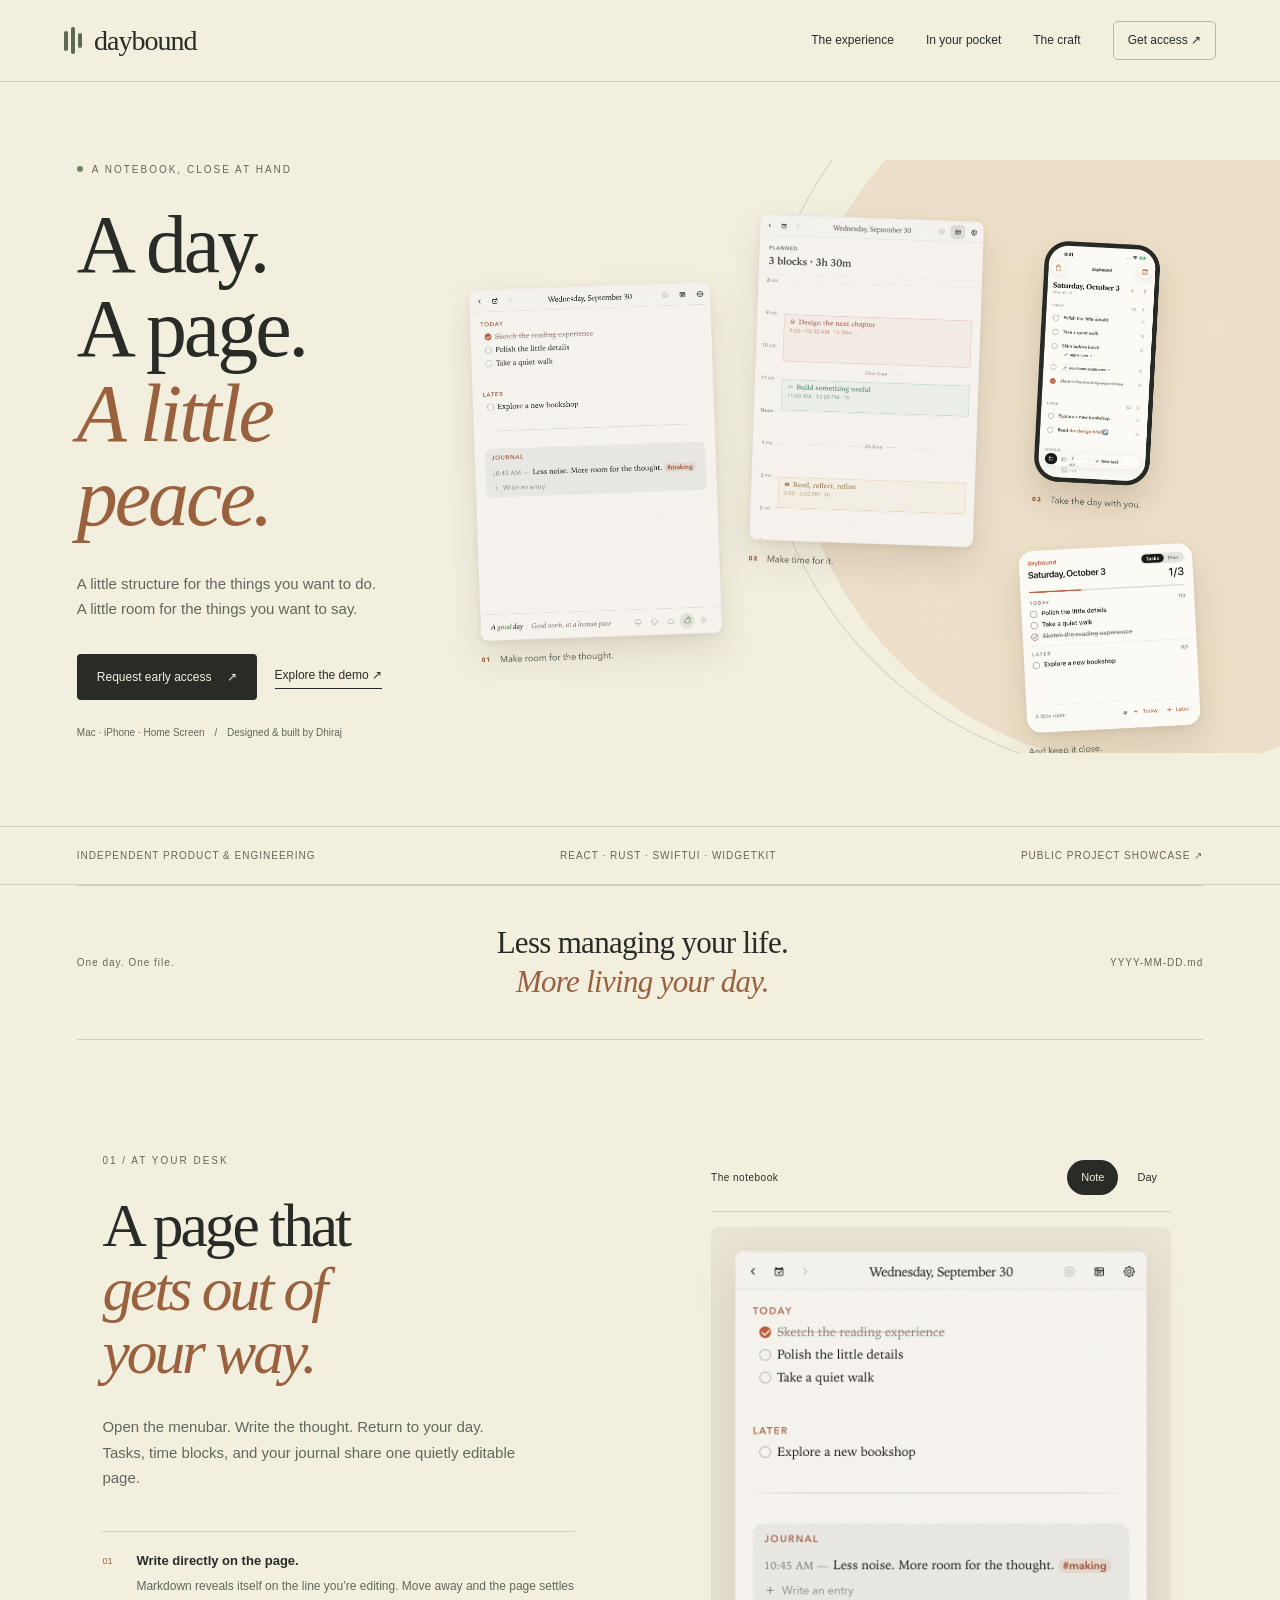
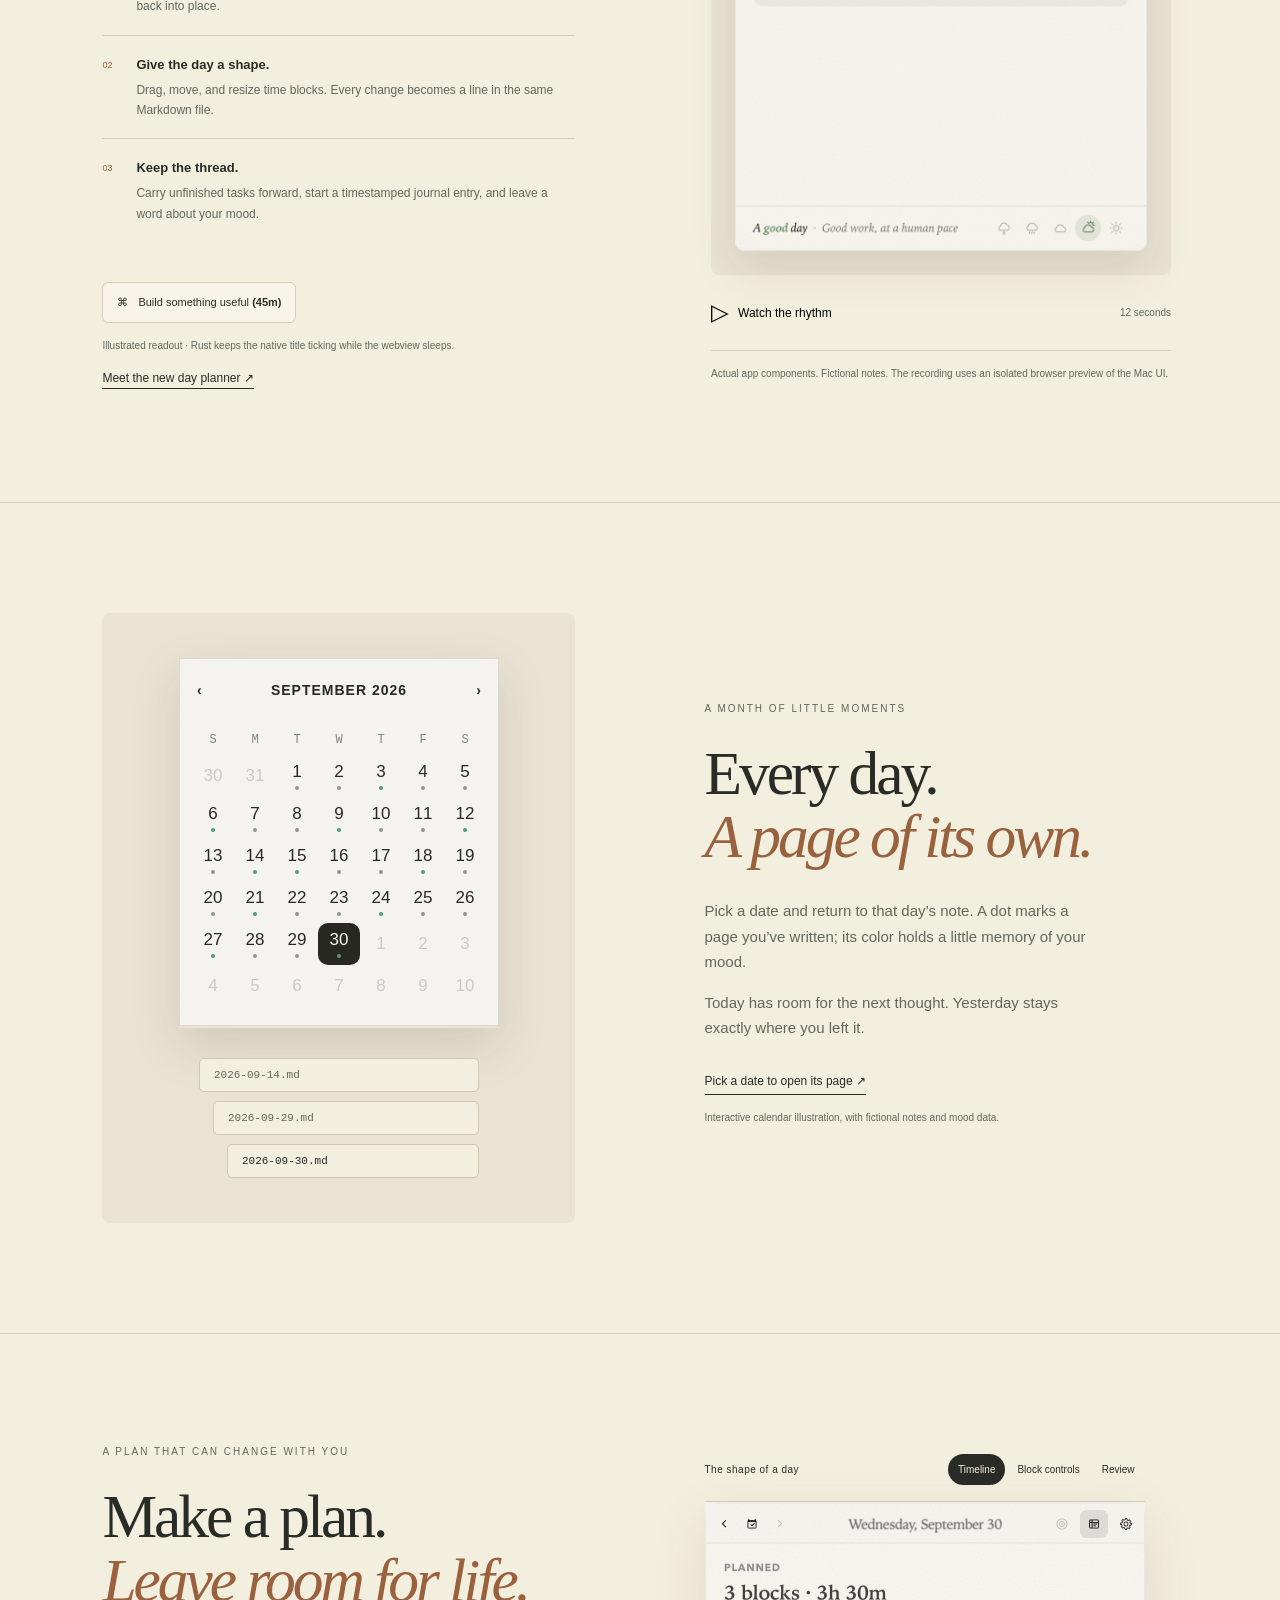
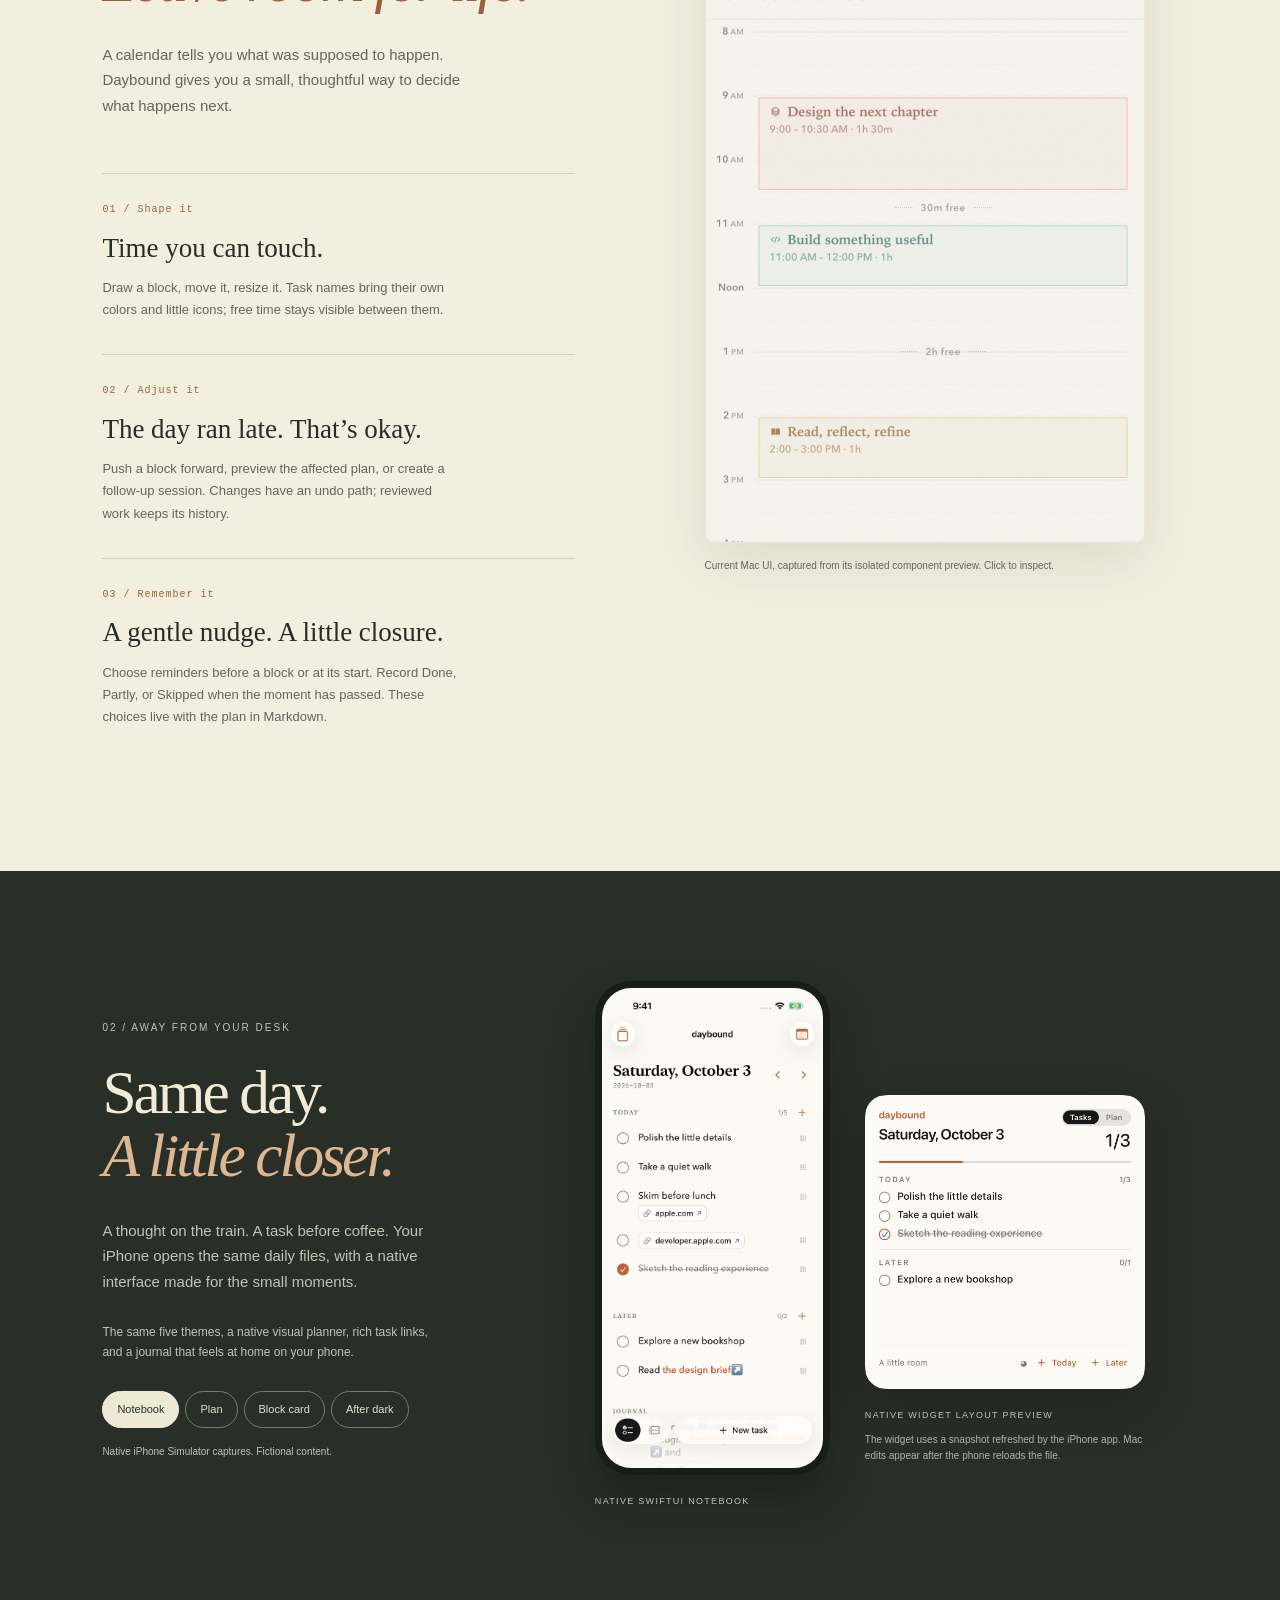
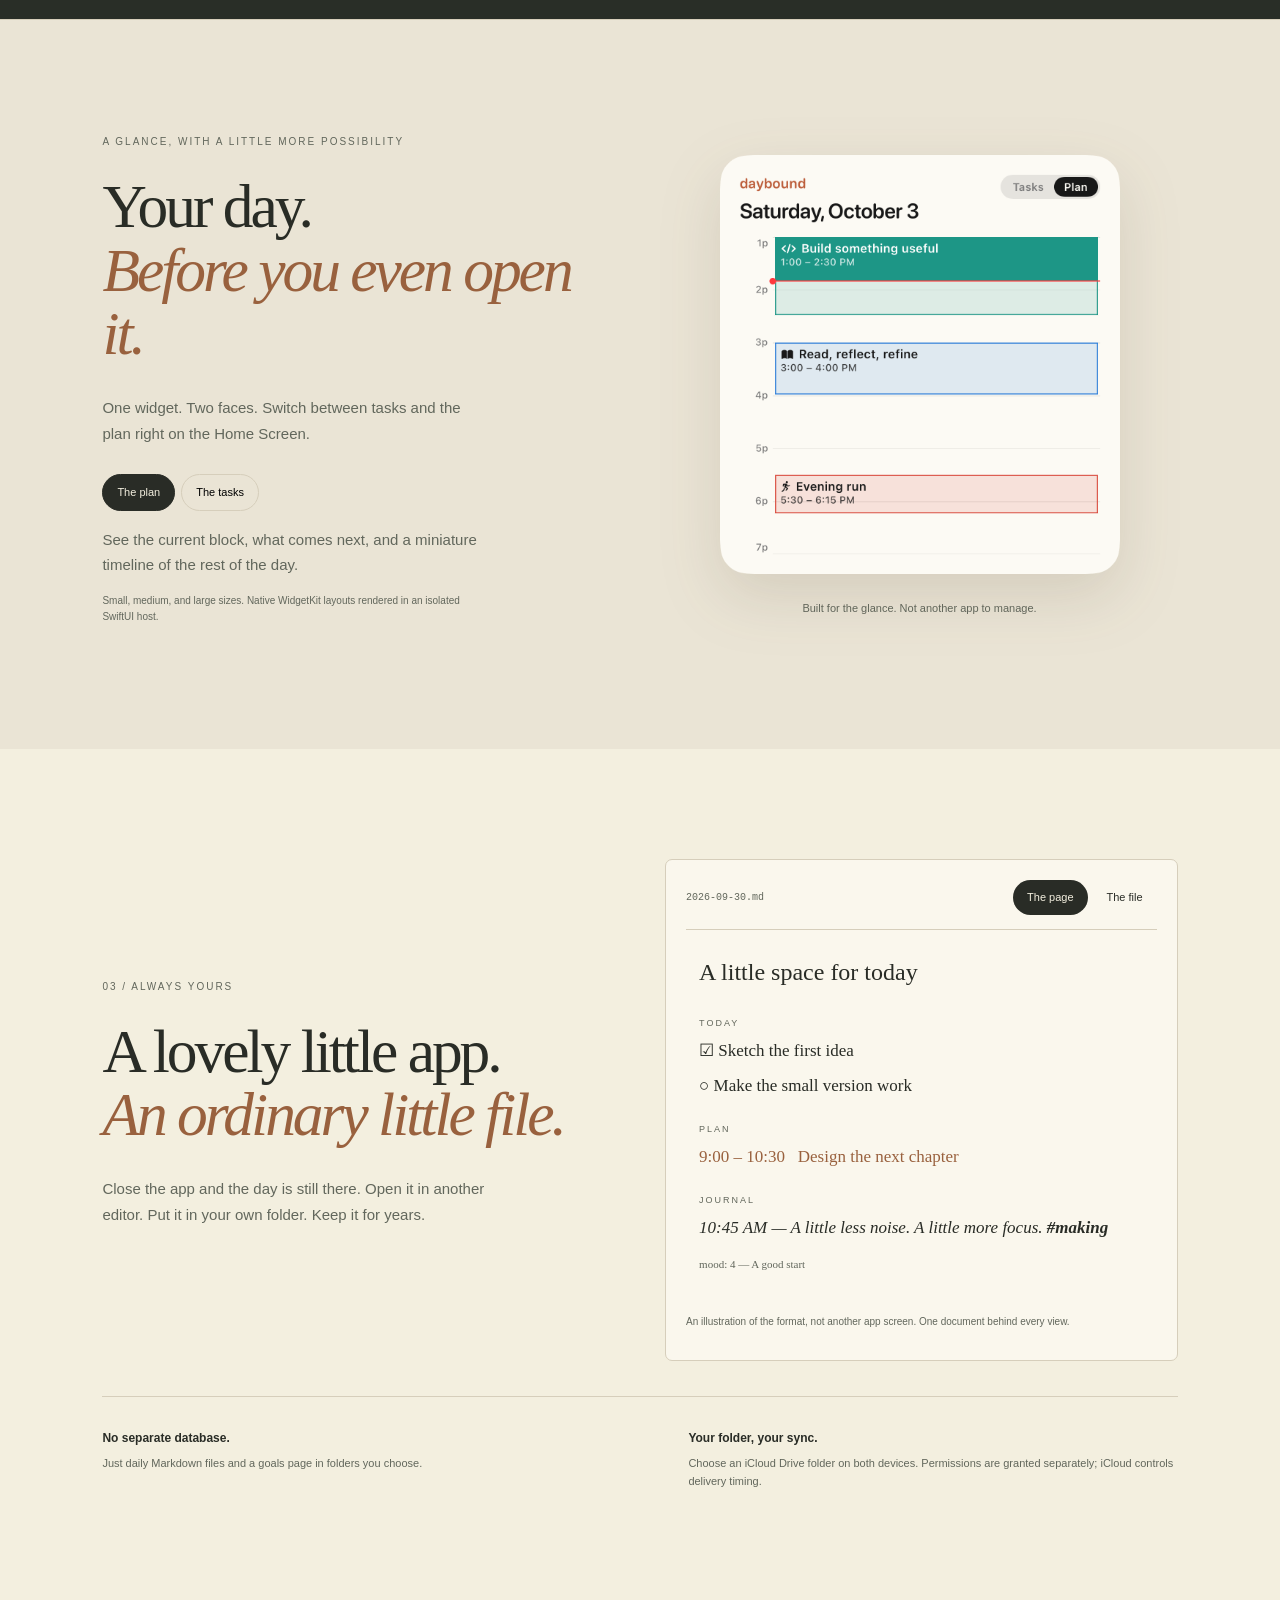
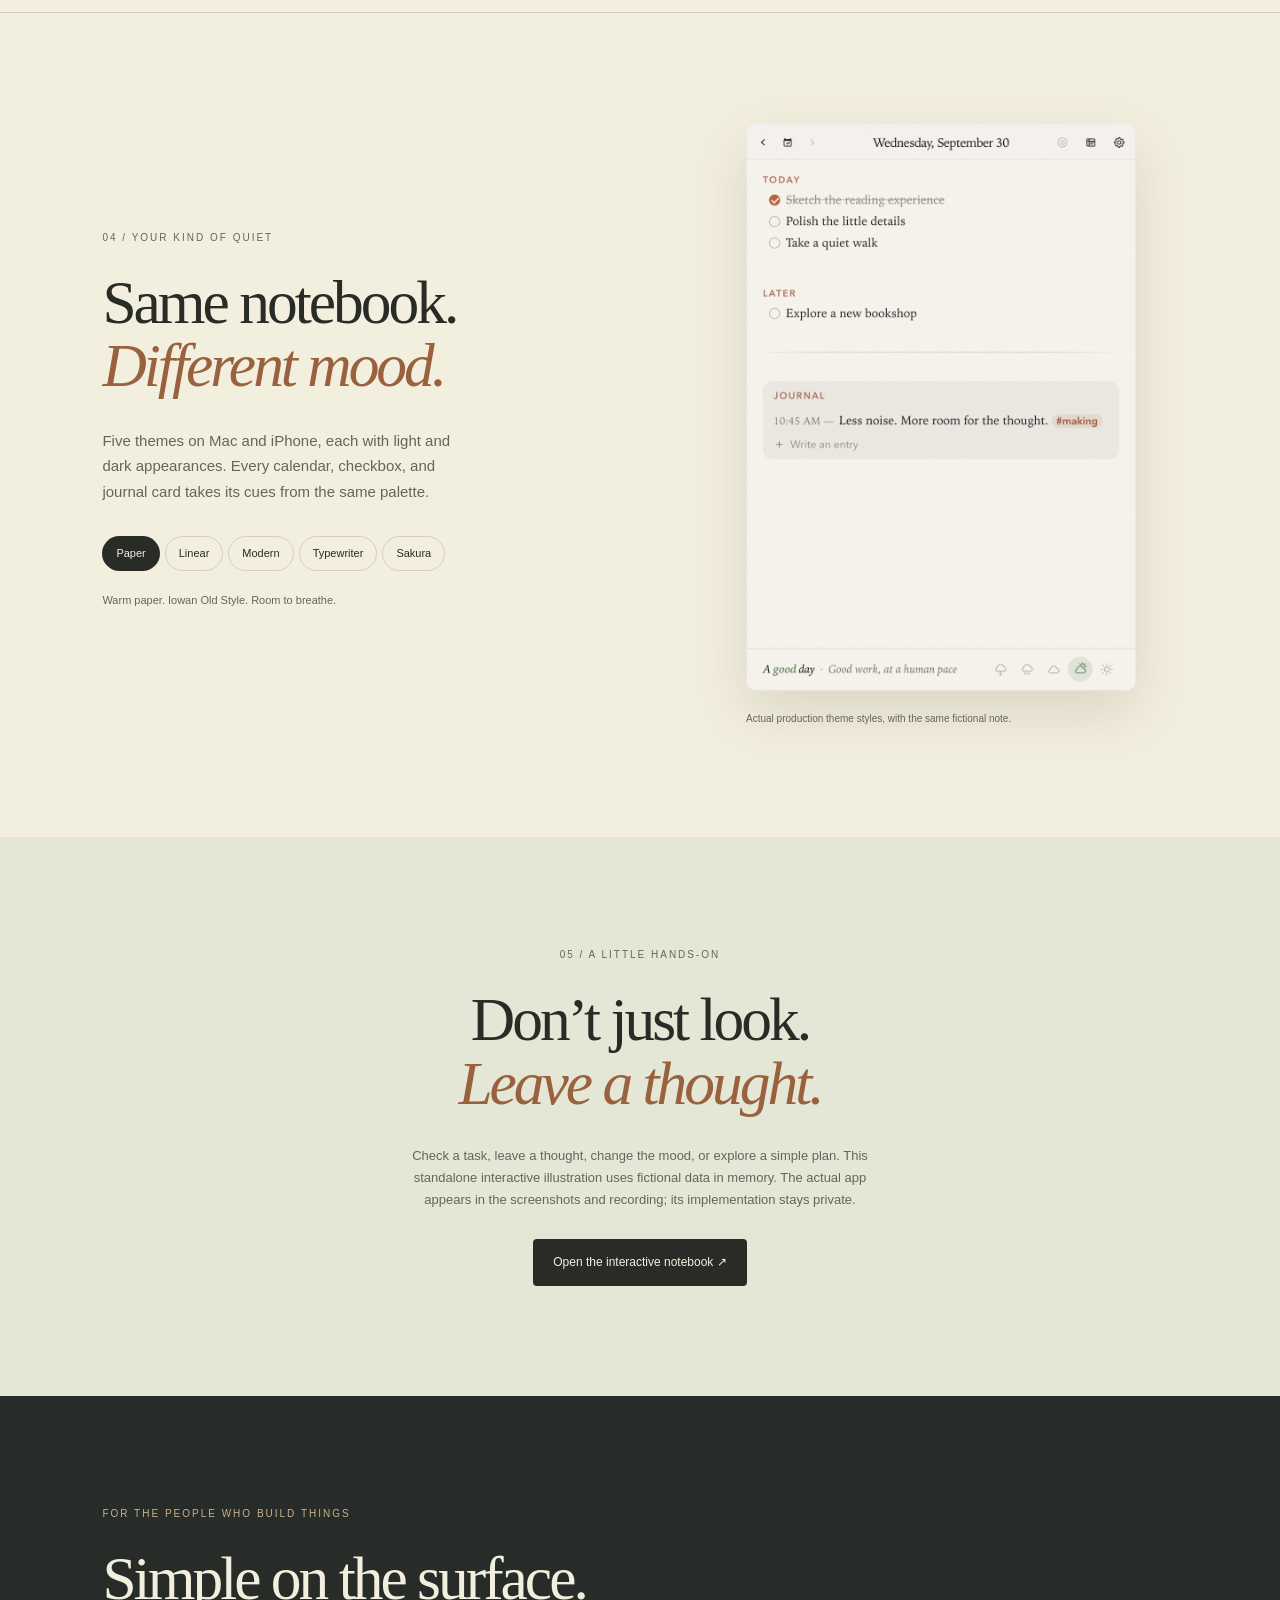
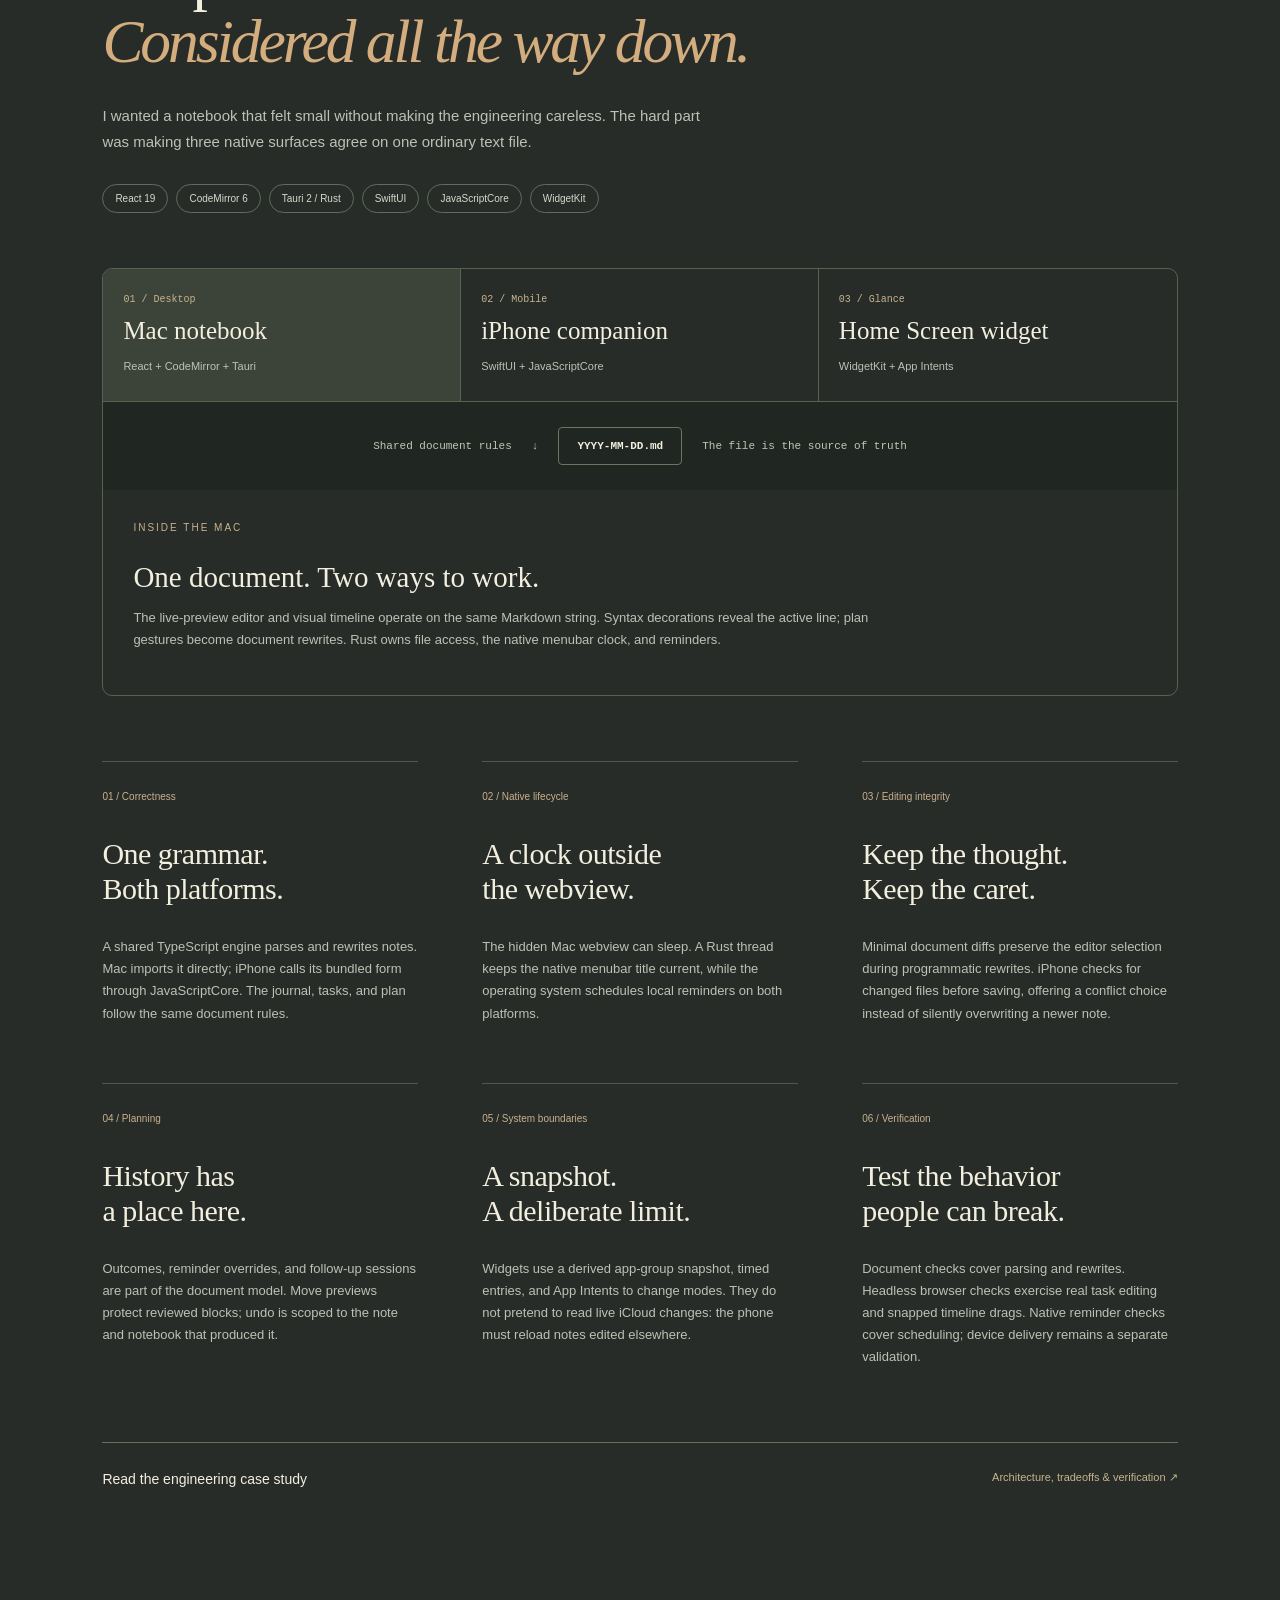
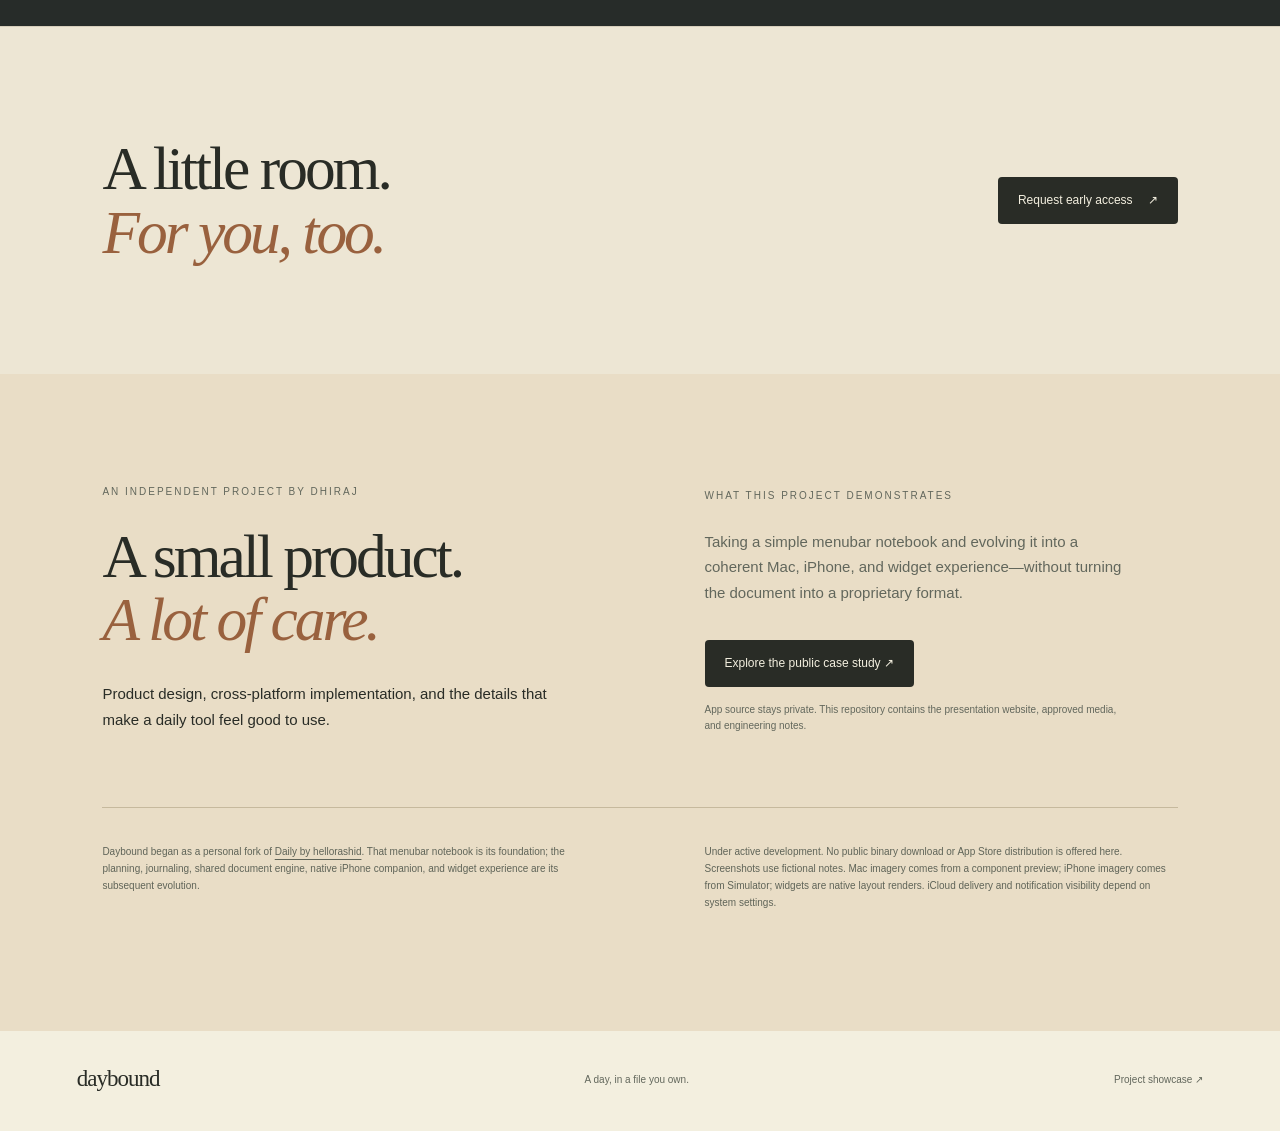
<file: index.html>
<!doctype html>
<html lang="en" data-source="showcase">
<head>
  <meta charset="utf-8">
  <meta name="viewport" content="width=device-width,initial-scale=1">
  <meta name="description" content="A thoughtful daily notebook for Mac and iPhone. Plan visually, write freely, and keep every day in a plain Markdown file you own.">
  <meta name="theme-color" content="#f3efdf">
  <meta property="og:type" content="website">
  <meta property="og:title" content="daybound — A little structure. Room for the rest.">
  <meta property="og:description" content="Your plans, tasks, and passing thoughts. One plain-text file. Mac, iPhone, and widgets.">
  <link rel="canonical" href="https://daybound.page/">
  <meta property="og:url" content="https://daybound.page/">
  <meta property="og:image" content="https://daybound.page/assets/showcase/social.png">
  <meta property="og:image:width" content="1280">
  <meta property="og:image:height" content="640">
  <meta property="og:image:alt" content="daybound's notebook and day planner, with fictional demo notes">
  <meta name="twitter:card" content="summary_large_image">
  <meta name="twitter:image" content="https://daybound.page/assets/showcase/social.png">
  <title>daybound — A little structure. Room for the rest.</title>
  <link rel="icon" href="assets/logo-app.svg" type="image/svg+xml">
  <link rel="apple-touch-icon" href="assets/apple-touch-icon.png">
  <link rel="stylesheet" href="styles.css">
</head>
<body>
  <a class="skip-link" href="#main">Skip to content</a>
  <header class="site-header">
    <a class="wordmark" href="#top" aria-label="daybound home"><span class="mark" aria-hidden="true"><i></i><i></i><i></i></span>daybound</a>
    <nav aria-label="Main navigation"><a href="#experience">The experience</a><a href="#pocket">In your pocket</a><a href="#craft">The craft</a><a class="nav-source" href="#access">Get access <span aria-hidden="true">↗</span></a></nav>
  </header>
  <main id="main">
    <section class="hero" id="top">
      <div class="hero-copy reveal">
        <p class="eyebrow"><span class="status-dot"></span>A notebook, close at hand</p>
        <h1>A day.<br>A page.<br><em>A little peace.</em></h1>
        <p class="hero-description">A little structure for the things you want to do. A little room for the things you want to say.</p>
        <div class="hero-actions"><a class="button" data-request-access href="mailto:dhirajc963@gmail.com?subject=daybound%20%E2%80%94%20Early%20access&amp;body=Hi%20Dhiraj%2C%0A%0AI%27d%20love%20early%20access%20to%20daybound.%20Please%20let%20me%20know%20how%20I%20can%20try%20it.%0A%0AThanks%21">Request early access <span aria-hidden="true">↗</span></a><a class="text-link" href="#try">Explore the demo ↗</a></div>
        <p class="platforms">Mac · iPhone · Home Screen <span> / </span> Designed & built by Dhiraj</p>
      </div>
      <div class="hero-art reveal"><img src="assets/showcase/hero-scene.png" alt="daybound's actual Mac notebook and Day view, native iPhone app, and SwiftUI widget layout preview with fictional notes" width="1650" height="1180" fetchpriority="high"></div>
    </section>
    <div class="build-strip"><span>Independent product & engineering</span><span>React · Rust · SwiftUI · WidgetKit</span><a href="https://github.com/dhirajcdry/daybound.page">Public project showcase ↗</a></div><div class="manifesto"><span>One day. One file.</span><p>Less managing your life.<br><em>More living your day.</em></p><span>YYYY-MM-DD.md</span></div>
    <section class="experience section" id="experience">
      <div class="experience-copy reveal">
        <p class="eyebrow">01 / At your desk</p>
        <h2>A page that<br><em>gets out of<br>your way.</em></h2>
        <p>Open the menubar. Write the thought. Return to your day. Tasks, time blocks, and your journal share one quietly editable page.</p>
        <ol class="feature-list"><li><b>Write directly on the page.</b><span>Markdown reveals itself on the line you’re editing. Move away and the page settles back into place.</span></li><li><b>Give the day a shape.</b><span>Drag, move, and resize time blocks. Every change becomes a line in the same Markdown file.</span></li><li><b>Keep the thread.</b><span>Carry unfinished tasks forward, start a timestamped journal entry, and leave a word about your mood.</span></li></ol>
        <div class="menubar-preview" aria-label="Illustration of the native menubar readout"><span aria-hidden="true">⌘</span><span>Build something useful <b>(45m)</b></span></div><p class="caption">Illustrated readout · Rust keeps the native title ticking while the webview sleeps.</p><a class="text-link" href="#planner">Meet the new day planner ↗</a>
      </div>
      <div class="product-theater reveal">
        <div class="theater-bar"><span id="view-label">The notebook</span><div class="view-toggle" aria-label="Product view"><button class="active" data-view="note" aria-pressed="true">Note</button><button data-view="day" aria-pressed="false">Day</button></div></div>
        <div class="product-frame" id="product-frame"><img id="product-image" src="assets/showcase/mac-note.png" alt="daybound's actual Mac React notebook with tasks and a journal entry" width="880" height="1280" loading="lazy"></div>
        <video id="walkthrough" controls playsinline preload="none" poster="assets/showcase/mac-note.png" hidden aria-label="Recorded walkthrough of checking a task, block reminders, outcome controls, and themes"><source src="assets/showcase/walkthrough.mp4" type="video/mp4"></video>
        <button class="watch-button" id="play-button" type="button"><span aria-hidden="true">▷</span> Watch the rhythm <small>12 seconds</small></button>
        <p class="caption">Actual app components. Fictional notes. The recording uses an isolated browser preview of the Mac UI.</p>
      </div>
    </section>
    <section class="calendar-story section" id="calendar">
      <div class="calendar-visual reveal"><iframe id="inline-calendar" title="Choose a day in the fictional Daybound notebook" hidden></iframe><img id="calendar-fallback" src="assets/showcase/calendar-closeup.png" alt="Actual daybound calendar with fictional daily notes and mood dots for September 2026" width="448" height="504" loading="lazy"><div class="date-files" aria-label="Each day has its own file"><span>2026-09-14.md</span><span>2026-09-29.md</span><span>2026-09-30.md</span></div></div>
      <div class="calendar-copy reveal"><p class="eyebrow">A month of little moments</p><h2>Every day.<br><em>A page of its own.</em></h2><p>Pick a date and return to that day’s note. A dot marks a page you’ve written; its color holds a little memory of your mood.</p><p>Today has room for the next thought. Yesterday stays exactly where you left it.</p><a class="text-link" id="calendar-invitation" href="#try">Pick a date to open its page ↗</a><p class="caption">Interactive calendar illustration, with fictional notes and mood data.</p></div>
      <div class="calendar-notebook" id="calendar-notebook" hidden>
        <div class="calendar-note-heading"><span id="selected-file" aria-live="polite">2026-09-30.md</span><button id="close-calendar-note" type="button">Back to the story ↗</button></div>
        <iframe id="calendar-note-frame" title="Interactive daily page illustration with fictional notes"></iframe>
        <p class="caption">Try checking a task or writing a line. Your demo edits stay here until you reload.</p>
      </div>
    </section>

    <section class="planner-story section" id="planner">
      <div class="planner-heading reveal"><p class="eyebrow">A plan that can change with you</p><h2>Make a plan.<br><em>Leave room for life.</em></h2><p>A calendar tells you what was supposed to happen. Daybound gives you a small, thoughtful way to decide what happens next.</p></div>
      <div class="planner-stage reveal"><div class="theater-bar"><span id="planner-label">The shape of a day</span><div class="view-toggle" aria-label="Planner screenshots"><button class="active" data-planner="day" aria-pressed="true">Timeline</button><button data-planner="block" aria-pressed="false">Block controls</button><button data-planner="review" aria-pressed="false">Review</button></div></div><button class="image-zoom" data-zoom="mac-day.png" aria-label="Enlarge the day planner screenshot"><img id="planner-image" src="assets/showcase/mac-day.png" alt="Current Mac Day view with fictional colored time blocks" width="880" height="1280" loading="lazy"></button><p class="caption">Current Mac UI, captured from its isolated component preview. Click to inspect.</p></div>
      <div class="planner-details reveal"><article><span class="detail-number">01 / Shape it</span><h3>Time you can touch.</h3><p>Draw a block, move it, resize it. Task names bring their own colors and little icons; free time stays visible between them.</p></article><article><span class="detail-number">02 / Adjust it</span><h3>The day ran late. That’s okay.</h3><p>Push a block forward, preview the affected plan, or create a follow-up session. Changes have an undo path; reviewed work keeps its history.</p></article><article><span class="detail-number">03 / Remember it</span><h3>A gentle nudge. A little closure.</h3><p>Choose reminders before a block or at its start. Record Done, Partly, or Skipped when the moment has passed. These choices live with the plan in Markdown.</p></article></div>
    </section>
    <section class="pocket section" id="pocket">
      <div class="pocket-copy reveal"><p class="eyebrow">02 / Away from your desk</p><h2>Same day.<br><em>A little closer.</em></h2><p>A thought on the train. A task before coffee. Your iPhone opens the same daily files, with a native interface made for the small moments.</p><p class="pocket-aside">The same five themes, a native visual planner, rich task links, and a journal that feels at home on your phone.</p><div class="phone-tabs" aria-label="iPhone screenshots"><button class="active" data-phone="day" aria-pressed="true">Notebook</button><button data-phone="plan" aria-pressed="false">Plan</button><button data-phone="block" aria-pressed="false">Block card</button><button data-phone="dark" aria-pressed="false">After dark</button></div><p class="caption">Native iPhone Simulator captures. Fictional content.</p></div>
      <div class="mobile-stage reveal"><figure class="phone"><button class="image-zoom" id="phone-zoom" data-zoom="iphone-day.png" aria-label="Enlarge the iPhone screenshot"><img id="phone-image" src="assets/showcase/iphone-day.png" alt="Real iPhone Simulator capture of daybound, with fictional tasks, journal, and mood" width="1206" height="2622" loading="lazy"></button><figcaption id="phone-caption">Native SwiftUI notebook</figcaption></figure><figure class="widget"><img src="assets/showcase/widget-large.png" alt="Real SwiftUI rendering of daybound's large widget layout with Today, Later, and task shortcuts" width="1092" height="1146" loading="lazy"><figcaption>Native widget layout preview</figcaption><p>The widget uses a snapshot refreshed by the iPhone app. Mac edits appear after the phone reloads the file.</p></figure></div>
    </section>
    <section class="widget-story section" id="widgets"><div class="widget-intro reveal"><p class="eyebrow">A glance, with a little more possibility</p><h2>Your day.<br><em>Before you even open it.</em></h2><p>One widget. Two faces. Switch between tasks and the plan right on the Home Screen.</p><div class="widget-tabs" aria-label="Widget screenshots"><button class="active" data-widget="plan" aria-pressed="true">The plan</button><button data-widget="large" aria-pressed="false">The tasks</button></div><p id="widget-description">See the current block, what comes next, and a miniature timeline of the rest of the day.</p><p class="caption">Small, medium, and large sizes. Native WidgetKit layouts rendered in an isolated SwiftUI host.</p></div><figure class="widget-feature reveal"><button class="image-zoom" id="widget-zoom" data-zoom="widget-plan.png" aria-label="Enlarge the widget layout"><img id="widget-image" src="assets/showcase/widget-plan.png" alt="Actual large plan widget layout with a current block and miniature timeline" width="1092" height="1146" loading="lazy"></button><figcaption>Built for the glance. Not another app to manage.</figcaption></figure></section>
    <section class="file-story section" id="files">
      <div class="section-intro reveal"><p class="eyebrow">03 / Always yours</p><h2>A lovely little app.<br><em>An ordinary little file.</em></h2><p>Close the app and the day is still there. Open it in another editor. Put it in your own folder. Keep it for years.</p></div>
      <div class="file-demo reveal"><div class="file-tabs" aria-label="Illustrative document view"><span class="file-name">2026-09-30.md</span><div><button class="active" data-mode="page" aria-pressed="true">The page</button><button data-mode="source" aria-pressed="false">The file</button></div></div><div class="file-content" id="file-page"><h3>A little space for today</h3><p class="section-label">TODAY</p><p>☑ Sketch the first idea</p><p>○ Make the small version work</p><p class="section-label">PLAN</p><p class="plan">9:00 – 10:30 &nbsp; Design the next chapter</p><p class="section-label">JOURNAL</p><p class="journal">10:45 AM — A little less noise. A little more focus. <b>#making</b></p><small>mood: 4 — A good start</small></div><pre class="file-content source-code" id="file-source" hidden><code>## Today
- [x] Sketch the first idea
- [ ] Make the small version work

## Plan
9:00 – 10:30 Design the next chapter

## Journal
10:45 AM — A little less noise. A little more focus. #making

mood: 4 — A good start</code></pre><p class="caption">An illustration of the format, not another app screen. One document behind every view.</p></div>
      <div class="file-footnotes"><p><b>No separate database.</b> Just daily Markdown files and a goals page in folders you choose.</p><p><b>Your folder, your sync.</b> Choose an iCloud Drive folder on both devices. Permissions are granted separately; iCloud controls delivery timing.</p></div>
    </section>
    <section class="themes section" id="themes">
      <div class="theme-head reveal"><p class="eyebrow">04 / Your kind of quiet</p><h2>Same notebook.<br><em>Different mood.</em></h2><p>Five themes on Mac and iPhone, each with light and dark appearances. Every calendar, checkbox, and journal card takes its cues from the same palette.</p><div class="theme-buttons" aria-label="Preview a theme"><button class="active" data-theme="paper" aria-pressed="true">Paper</button><button data-theme="linear" aria-pressed="false">Linear</button><button data-theme="modern" aria-pressed="false">Modern</button><button data-theme="typewriter" aria-pressed="false">Typewriter</button><button data-theme="sakura" aria-pressed="false">Sakura</button></div><p id="theme-note">Warm paper. Iowan Old Style. Room to breathe.</p></div>
      <figure class="theme-view reveal"><img id="theme-image" src="assets/showcase/theme-paper.png" alt="Actual Mac notebook components in the Paper theme" width="880" height="1280" loading="lazy"><figcaption>Actual production theme styles, with the same fictional note.</figcaption></figure>
    </section>
    <section class="try-section section" id="try"><div class="reveal"><p class="eyebrow">05 / A little hands-on</p><h2>Don’t just look.<br><em>Leave a thought.</em></h2><p>Check a task, leave a thought, change the mood, or explore a simple plan. This standalone interactive illustration uses fictional data in memory. The actual app appears in the screenshots and recording; its implementation stays private.</p><button class="button" id="open-demo" type="button" aria-expanded="false" aria-controls="demo-host">Open the interactive notebook ↗</button><div id="demo-host" hidden></div><noscript><p><a href="demo.html">Open the interactive notebook</a> (requires JavaScript).</p></noscript></div></section>
    <section class="craft section" id="craft">
      <div class="section-intro reveal"><p class="eyebrow">For the people who build things</p><h2>Simple on the surface.<br><em>Considered all the way down.</em></h2><p>I wanted a notebook that felt small without making the engineering careless. The hard part was making three native surfaces agree on one ordinary text file.</p><div class="stack-tags"><span>React 19</span><span>CodeMirror 6</span><span>Tauri 2 / Rust</span><span>SwiftUI</span><span>JavaScriptCore</span><span>WidgetKit</span></div></div>
      <div class="architecture reveal" aria-label="Architecture overview"><div class="architecture-surfaces"><button class="active" data-layer="mac" aria-pressed="true"><small>01 / Desktop</small><b>Mac notebook</b><span>React + CodeMirror + Tauri</span></button><button data-layer="ios" aria-pressed="false"><small>02 / Mobile</small><b>iPhone companion</b><span>SwiftUI + JavaScriptCore</span></button><button data-layer="widget" aria-pressed="false"><small>03 / Glance</small><b>Home Screen widget</b><span>WidgetKit + App Intents</span></button></div><div class="architecture-flow"><span>Shared document rules</span><i aria-hidden="true">↓</i><b>YYYY-MM-DD.md</b><span>The file is the source of truth</span></div><div class="architecture-explanation"><p class="eyebrow" id="architecture-label">Inside the Mac</p><h3 id="architecture-title">One document. Two ways to work.</h3><p id="architecture-detail">The live-preview editor and visual timeline operate on the same Markdown string. Syntax decorations reveal the active line; plan gestures become document rewrites. Rust owns file access, the native menubar clock, and reminders.</p></div></div>
      <div class="craft-grid"><article class="reveal"><span>01 / Correctness</span><h3>One grammar.<br>Both platforms.</h3><p>A shared TypeScript engine parses and rewrites notes. Mac imports it directly; iPhone calls its bundled form through JavaScriptCore. The journal, tasks, and plan follow the same document rules.</p></article><article class="reveal"><span>02 / Native lifecycle</span><h3>A clock outside<br>the webview.</h3><p>The hidden Mac webview can sleep. A Rust thread keeps the native menubar title current, while the operating system schedules local reminders on both platforms.</p></article><article class="reveal"><span>03 / Editing integrity</span><h3>Keep the thought.<br>Keep the caret.</h3><p>Minimal document diffs preserve the editor selection during programmatic rewrites. iPhone checks for changed files before saving, offering a conflict choice instead of silently overwriting a newer note.</p></article><article class="reveal"><span>04 / Planning</span><h3>History has<br>a place here.</h3><p>Outcomes, reminder overrides, and follow-up sessions are part of the document model. Move previews protect reviewed blocks; undo is scoped to the note and notebook that produced it.</p></article><article class="reveal"><span>05 / System boundaries</span><h3>A snapshot.<br>A deliberate limit.</h3><p>Widgets use a derived app-group snapshot, timed entries, and App Intents to change modes. They do not pretend to read live iCloud changes: the phone must reload notes edited elsewhere.</p></article><article class="reveal"><span>06 / Verification</span><h3>Test the behavior<br>people can break.</h3><p>Document checks cover parsing and rewrites. Headless browser checks exercise real task editing and snapped timeline drags. Native reminder checks cover scheduling; device delivery remains a separate validation.</p></article></div>
      <a class="engineering-link" href="engineering.html"><span>Read the engineering case study</span><span>Architecture, tradeoffs & verification ↗</span></a>
    </section>
    <section class="access-section section" id="access" aria-labelledby="access-title">
      <h2 id="access-title">A little room.<br><em>For you, too.</em></h2>
      <a class="button" data-request-access href="mailto:dhirajc963@gmail.com?subject=daybound%20%E2%80%94%20Early%20access&amp;body=Hi%20Dhiraj%2C%0A%0AI%27d%20love%20early%20access%20to%20daybound.%20Please%20let%20me%20know%20how%20I%20can%20try%20it.%0A%0AThanks%21">Request early access <span aria-hidden="true">↗</span></a>
    </section>
    <section class="closing section" id="about"><div class="closing-grid"><div class="reveal"><p class="eyebrow">An independent project by Dhiraj</p><h2>A small product.<br><em>A lot of care.</em></h2><p>Product design, cross-platform implementation, and the details that make a daily tool feel good to use.</p></div><div class="builder-note reveal"><p class="eyebrow">What this project demonstrates</p><p>Taking a simple menubar notebook and evolving it into a coherent Mac, iPhone, and widget experience—without turning the document into a proprietary format.</p><a class="button" href="https://github.com/dhirajcdry/daybound.page">Explore the public case study ↗</a><p class="caption">App source stays private. This repository contains the presentation website, approved media, and engineering notes.</p></div></div><div class="honesty"><p>Daybound began as a personal fork of <a href="https://github.com/hellorashid/daily">Daily by hellorashid</a>. That menubar notebook is its foundation; the planning, journaling, shared document engine, native iPhone companion, and widget experience are its subsequent evolution.</p><p>Under active development. No public binary download or App Store distribution is offered here. Screenshots use fictional notes. Mac imagery comes from a component preview; iPhone imagery comes from Simulator; widgets are native layout renders. iCloud delivery and notification visibility depend on system settings.</p></div></section>
    <dialog id="access-dialog" aria-labelledby="access-dialog-title">
      <button class="access-dialog-close" id="close-access-dialog" type="button" aria-label="Close early access request">×</button>
      <h2 id="access-dialog-title">Request early access</h2>
      <div class="access-mail-options">
        <a href="https://mail.google.com/mail/?view=cm&amp;fs=1&amp;to=dhirajc963%40gmail.com&amp;su=daybound%20%E2%80%94%20Early%20access&amp;body=Hi%20Dhiraj%2C%0A%0AI%27d%20love%20early%20access%20to%20daybound.%20Please%20let%20me%20know%20how%20I%20can%20try%20it.%0A%0AThanks%21" target="_blank" rel="noopener noreferrer">Gmail <span aria-hidden="true">↗</span></a>
        <a href="https://outlook.live.com/mail/0/deeplink/compose?to=dhirajc963%40gmail.com&amp;subject=daybound%20%E2%80%94%20Early%20access&amp;body=Hi%20Dhiraj%2C%0A%0AI%27d%20love%20early%20access%20to%20daybound.%20Please%20let%20me%20know%20how%20I%20can%20try%20it.%0A%0AThanks%21" target="_blank" rel="noopener noreferrer">Outlook <span aria-hidden="true">↗</span></a>
        <a href="mailto:dhirajc963@gmail.com?subject=daybound%20%E2%80%94%20Early%20access&amp;body=Hi%20Dhiraj%2C%0A%0AI%27d%20love%20early%20access%20to%20daybound.%20Please%20let%20me%20know%20how%20I%20can%20try%20it.%0A%0AThanks%21">Mail app <span aria-hidden="true">↗</span></a>
      </div>
      <details class="access-details">
        <summary>View email details</summary>
        <dl><dt>To</dt><dd id="access-recipient">dhirajc963@gmail.com</dd><dt>Subject</dt><dd id="access-subject">daybound — Early access</dd></dl>
        <p class="access-message" id="access-message">Hi Dhiraj,

I'd love early access to daybound. Please let me know how I can try it.

Thanks!</p>
        <button class="copy-request" id="copy-request" type="button" hidden>Copy email details</button>
        <span id="copy-request-status" role="status" aria-live="polite"></span>
      </details>
    </dialog>
    <dialog id="image-dialog"><button id="close-image" type="button" aria-label="Close enlarged screenshot">Close ×</button><img id="enlarged-image" alt=""><p id="enlarged-caption"></p></dialog>
  </main>
  <footer><a class="wordmark" href="#top">daybound</a><span>A day, in a file you own.</span><a href="https://github.com/dhirajcdry/daybound.page">Project showcase ↗</a></footer>
  <script src="script.js" defer></script>
</body>
</html>
</file>
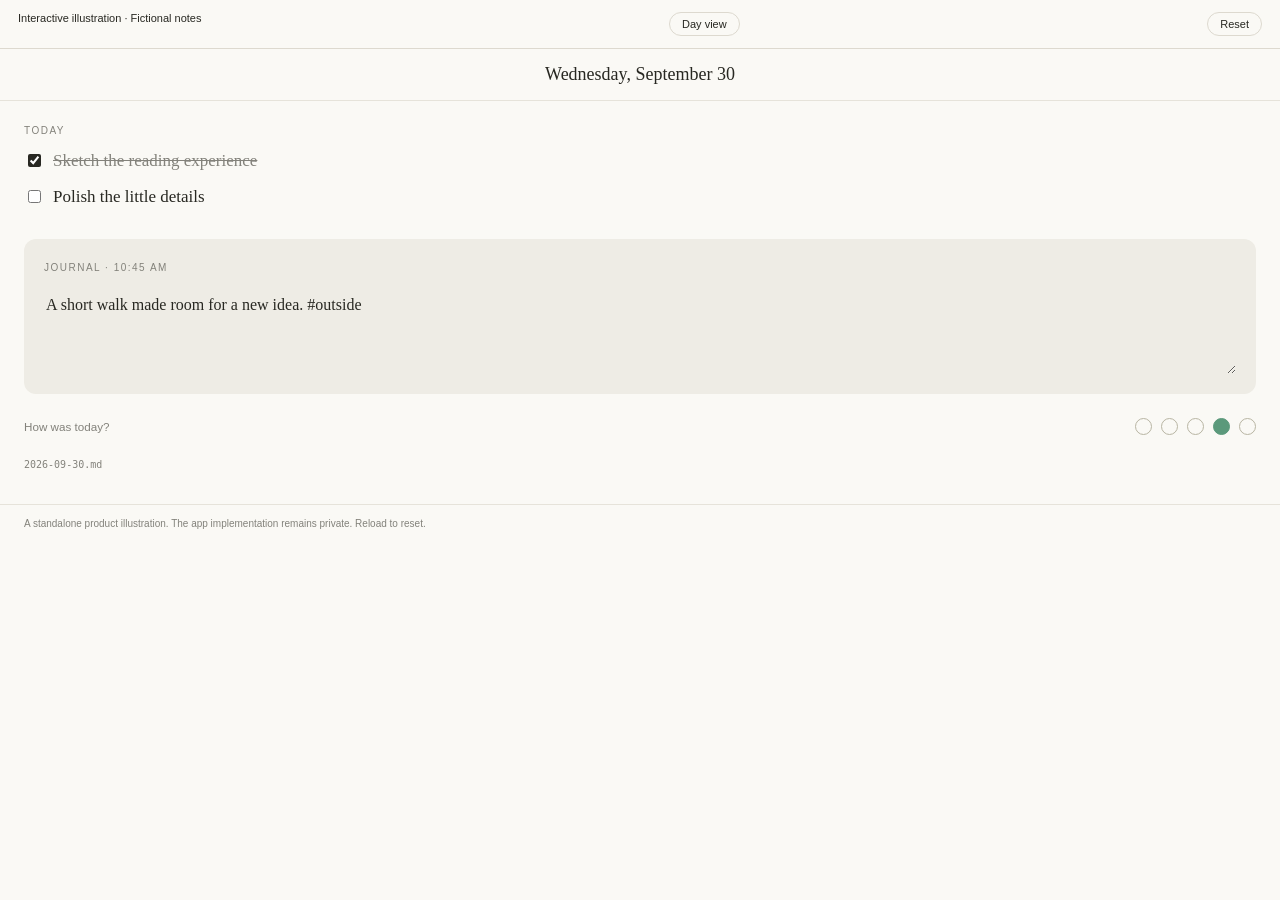
<file: demo.html>
<!doctype html><html lang="en"><head><meta charset="utf-8"><meta name="viewport" content="width=device-width,initial-scale=1"><title>daybound · Interactive product illustration</title><style>
:root{--ink:#282822;--muted:#83827b;--paper:#faf9f5;--accent:#c35d37}*{box-sizing:border-box}body{margin:0;color:var(--ink);background:var(--paper);font:14px 'Avenir Next',sans-serif}button,input,textarea{font:inherit}button{cursor:pointer;color:inherit}button:focus-visible,input:focus-visible,textarea:focus-visible{outline:2px solid var(--accent);outline-offset:3px}[hidden]{display:none!important}.calendar{padding:18px 12px;border:1px solid #ddd9cf}.month{display:flex;justify-content:space-between;align-items:center;margin:0 0 22px;font-weight:600;letter-spacing:1px}.month button{border:0;background:none;padding:5px}.week,.days{display:grid;grid-template-columns:repeat(7,1fr)}.week span{text-align:center;color:var(--muted);font:12px monospace;padding:8px 0}.days button{aspect-ratio:1;border:0;background:none;display:flex;align-items:center;justify-content:center;flex-direction:column;gap:4px;font-size:17px;border-radius:10px}.days button:disabled{opacity:.2;cursor:default}.days button[aria-pressed=true]{background:var(--ink);color:var(--paper)}.dot{width:4px;height:4px;border-radius:50%;background:#92958b}.mood{background:#51997c}.days button:hover:not(:disabled){box-shadow:inset 0 0 0 1px #b2ae9f}.toolbar{display:flex;gap:8px;justify-content:space-between;padding:12px 18px;font-size:11px;border-bottom:1px solid #ddd9cf}.toolbar button{background:none;border:1px solid #ddd9cf;border-radius:20px;padding:5px 12px}.note-header{padding:15px 20px;text-align:center;border-bottom:1px solid #e6e3da;font:18px Georgia,serif}.note{padding:24px}.label{font-size:10px;letter-spacing:1.5px;color:var(--muted);text-transform:uppercase;margin:0 0 13px}.tasks{margin-bottom:30px}.task{display:flex;align-items:flex-start;gap:9px;margin:12px 0;font:17px/1.4 Georgia,serif}.task input{accent-color:var(--ink);margin-top:5px}.task:has(input:checked) span{color:var(--muted);text-decoration:line-through}.journal{background:#eeece5;border-radius:12px;padding:20px;margin-top:28px;font:16px/1.7 Georgia,serif}.journal .label{font-family:'Avenir Next',sans-serif}.journal textarea{display:block;width:100%;resize:vertical;min-height:85px;background:none;border:0;color:var(--ink);font:inherit}.moods{display:flex;align-items:center;gap:9px;margin:24px 0}.moods small{color:var(--muted);margin-right:auto}.moods button{border:1px solid #b8b5a3;border-radius:50%;width:17px;height:17px;background:none;padding:0}.moods button[aria-pressed=true]{background:#5b997b;border-color:#5b997b}.plan{padding:18px 24px}.plan-row{display:grid;grid-template-columns:45px 1fr;gap:10px;margin:13px 0}.plan-row small{color:var(--muted);padding-top:9px}.block{border:1px solid #b45447;background:#d9483b12;padding:16px;border-radius:5px}.block.teal{border-color:#268d80;background:#268d8012}.block.amber{border-color:#c39029;background:#c3902912}.block b{display:block;font:18px Georgia,serif}.block span{font-size:11px}.block button{margin:12px 5px 0 0;background:#faf9f5;border:1px solid #d5cbbb;border-radius:20px;padding:5px 10px;font-size:11px}.demo-footer{padding:13px 24px;color:var(--muted);font-size:10px;border-top:1px solid #e6e3da}.compact .toolbar,.compact .demo-footer{display:none}.compact .note{padding:20px}.calendar-only{background:transparent}.calendar-only .calendar{background:#f5f3ef}.day-file{color:var(--muted);font:10px monospace;margin-top:6px}
</style></head><body><div id="calendar" class="calendar" hidden></div><main id="notebook"><div class="toolbar"><span>Interactive illustration · Fictional notes</span><button id="switch-view" type="button">Day view</button><button id="reset" type="button">Reset</button></div><header class="note-header" id="date-title"></header><div id="note-content"></div><footer class="demo-footer">A standalone product illustration. The app implementation remains private. Reload to reset.</footer></main><script src="demo.js"></script></body></html>
</file>
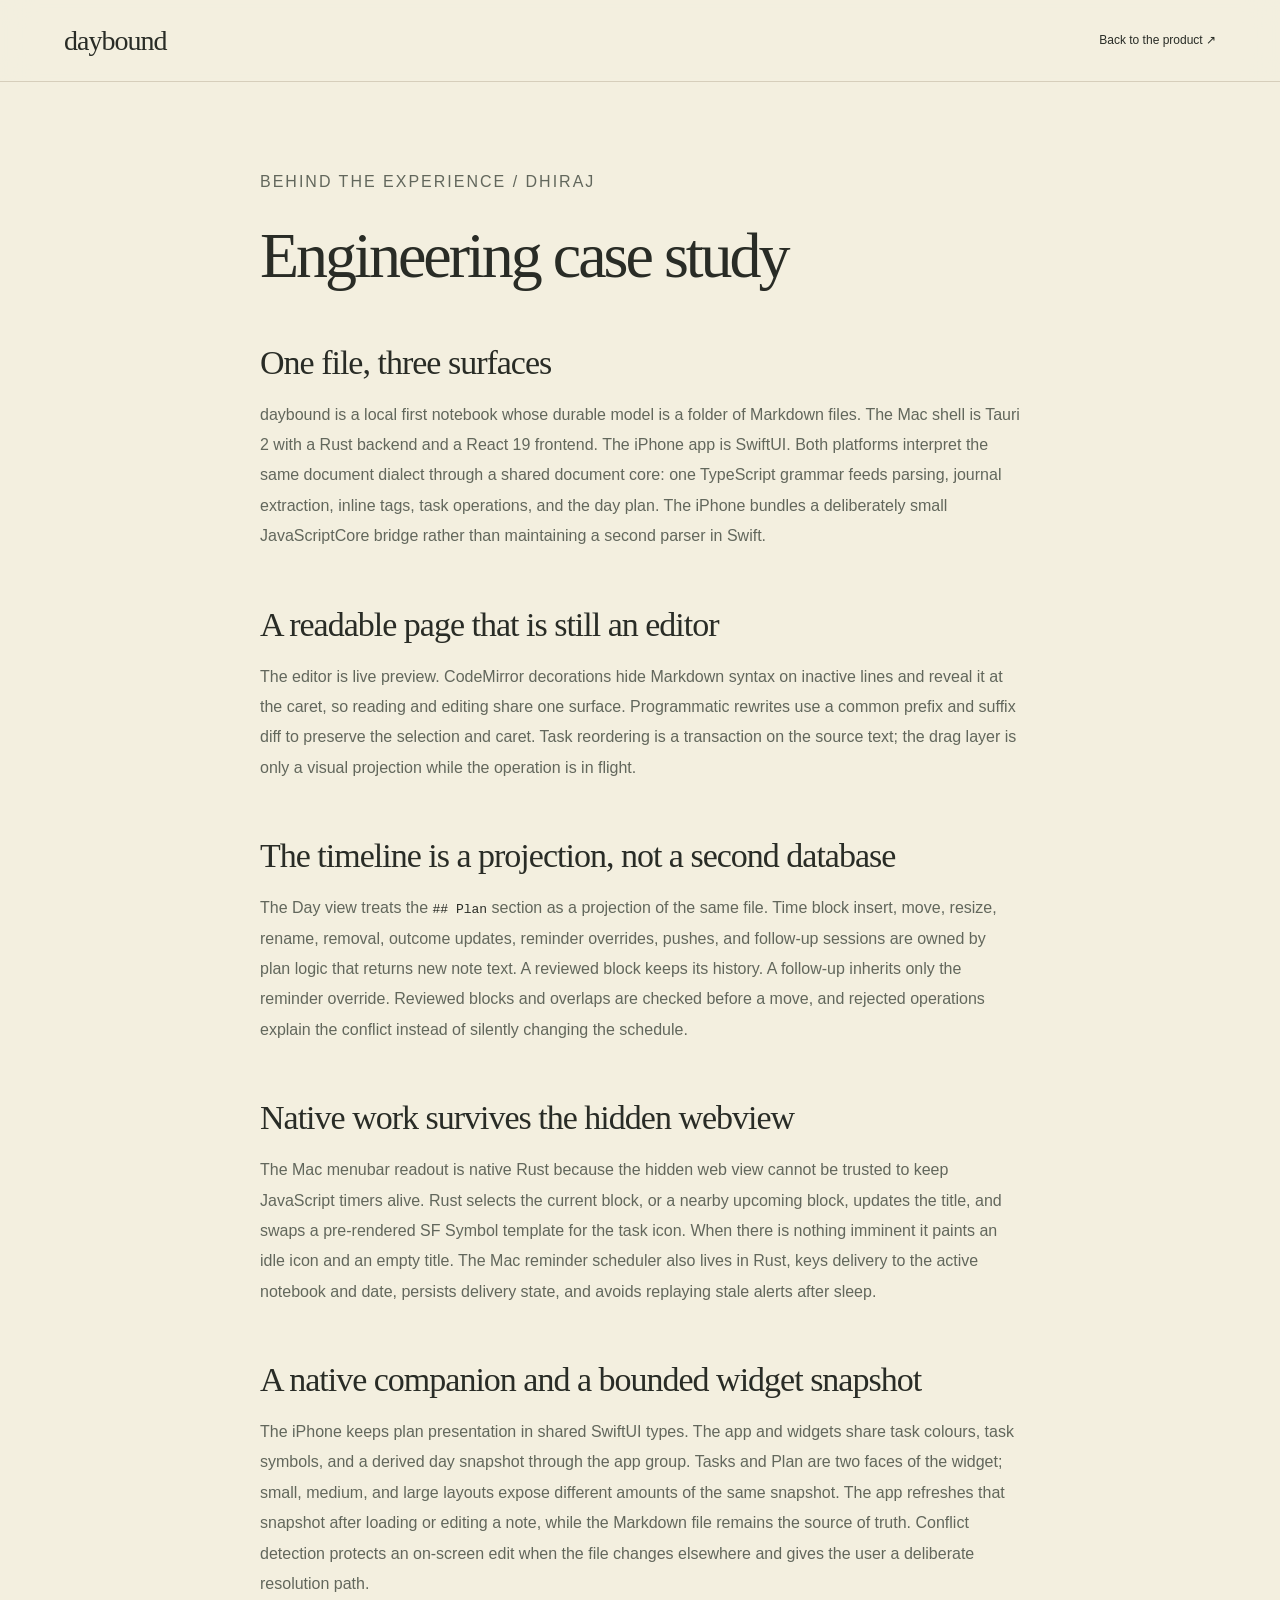
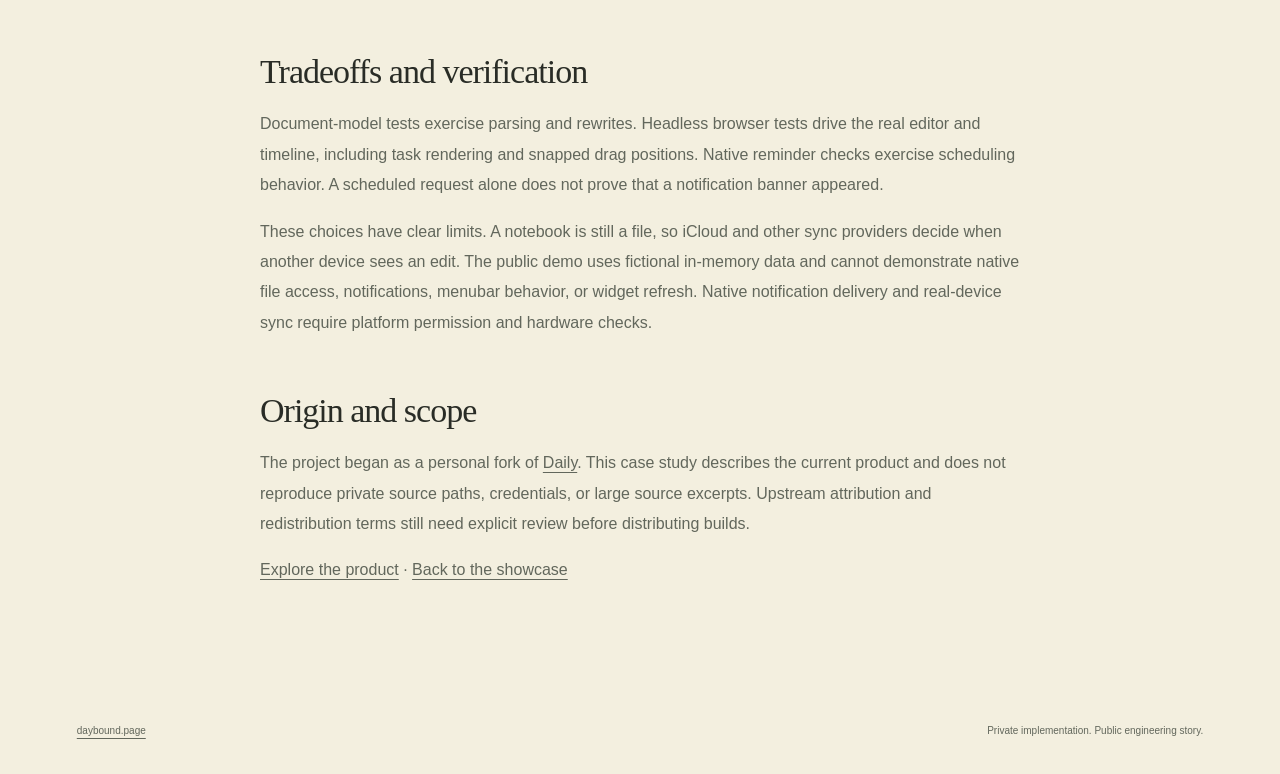
<file: engineering.html>
<!doctype html><html lang="en"><head><meta charset="utf-8"><meta name="viewport" content="width=device-width,initial-scale=1"><meta name="description" content="How Daybound connects a live Markdown editor, native visual planning, and SwiftUI widgets through one document model."><title>daybound · Engineering case study</title><link rel="stylesheet" href="styles.css"><link rel="icon" href="assets/logo-app.svg"></head><body><header class="site-header"><a class="wordmark" href="./">daybound</a><nav><a href="./#craft">Back to the product ↗</a></nav></header><main class="engineering-page"><p class="eyebrow">Behind the experience / Dhiraj</p><h1>Engineering case study</h1><h2>One file, three surfaces</h2><p>daybound is a local first notebook whose durable model is a folder of Markdown
files. The Mac shell is Tauri 2 with a Rust backend and a React 19 frontend.
The iPhone app is SwiftUI. Both platforms interpret the same document dialect
through a shared document core: one TypeScript grammar feeds parsing,
journal extraction, inline tags, task operations, and the day plan. The iPhone
bundles a deliberately small JavaScriptCore bridge rather than maintaining a
second parser in Swift.</p><h2>A readable page that is still an editor</h2><p>The editor is live preview. CodeMirror decorations hide Markdown syntax on
inactive lines and reveal it at the caret, so reading and editing share one
surface. Programmatic rewrites use a common prefix and suffix diff to preserve
the selection and caret. Task reordering is a transaction on the source text;
the drag layer is only a visual projection while the operation is in flight.</p><h2>The timeline is a projection, not a second database</h2><p>The Day view treats the <code>## Plan</code> section as a projection of the same file.
Time block insert, move, resize, rename, removal, outcome updates, reminder
overrides, pushes, and follow-up sessions are owned by plan logic that returns
new note text. A reviewed block keeps its history. A follow-up inherits only
the reminder override. Reviewed blocks and overlaps are checked before a move,
and rejected operations explain the conflict instead of silently changing the
schedule.</p><h2>Native work survives the hidden webview</h2><p>The Mac menubar readout is native Rust because the hidden web view cannot be
trusted to keep JavaScript timers alive. Rust selects the current block, or a
nearby upcoming block, updates the title, and swaps a pre-rendered SF Symbol
template for the task icon. When there is nothing imminent it paints an idle
icon and an empty title. The Mac reminder scheduler also lives in Rust, keys
delivery to the active notebook and date, persists delivery state, and avoids
replaying stale alerts after sleep.</p><h2>A native companion and a bounded widget snapshot</h2><p>The iPhone keeps plan presentation in shared SwiftUI types. The app and widgets
share task colours, task symbols, and a derived day snapshot through the app
group. Tasks and Plan are two faces of the widget; small, medium, and large
layouts expose different amounts of the same snapshot. The app refreshes that
snapshot after loading or editing a note, while the Markdown file remains the
source of truth. Conflict detection protects an on-screen edit when the file
changes elsewhere and gives the user a deliberate resolution path.</p><h2>Tradeoffs and verification</h2><p>Document-model tests exercise parsing and rewrites. Headless browser tests drive the real editor and timeline, including task rendering and snapped drag positions. Native reminder checks exercise scheduling behavior. A scheduled request alone does not prove that a notification banner appeared.</p><p>These choices have clear limits. A notebook is still a file, so iCloud and
other sync providers decide when another device sees an edit. The public demo
uses fictional in-memory data and cannot demonstrate native file access,
notifications, menubar behavior, or widget refresh. Native notification
delivery and real-device sync require platform permission and hardware checks.</p><h2>Origin and scope</h2><p>The project began as a personal fork of <a href="https://github.com/hellorashid/daily">Daily</a>.
This case study describes the current product and does not reproduce private
source paths, credentials, or large source excerpts. Upstream attribution and
redistribution terms still need explicit review before distributing builds.</p><p><a href="https://daybound.page">Explore the product</a> · <a href="https://github.com/dhirajcdry/daybound.page">Back to the showcase</a></p></main><footer><a href="./">daybound.page</a><span>Private implementation. Public engineering story.</span></footer></body></html>
</file>
<file: styles.css>
:root { --ink:#292c26; --paper:#f3efdf; --line:#d6cebb; --amber:#99613e; --muted:#62675c; --serif:'Iowan Old Style','Palatino Linotype',Georgia,serif; --sans:'Avenir Next','Helvetica Neue',sans-serif; }
* { box-sizing:border-box; }
html { scroll-behavior:smooth; scroll-padding-top:100px; }
body { margin:0; background:var(--paper); color:var(--ink); font:15px/1.7 var(--sans); }
a { color:inherit; text-underline-offset:4px; }
button { font:inherit; cursor:pointer; }
button,a { -webkit-tap-highlight-color:transparent; }
a:focus-visible,button:focus-visible { outline:2px solid var(--amber); outline-offset:5px; }
[hidden] { display:none !important; }
img { max-width:100%; height:auto; }
.skip-link { position:fixed; left:20px; top:-100px; z-index:10; padding:10px 18px; background:var(--ink); color:var(--paper); }
.skip-link:focus { top:15px; }
.site-header { height:82px; display:flex; align-items:center; justify-content:space-between; padding:0 5%; border-bottom:1px solid var(--line); background:#f3efdfed; backdrop-filter:blur(16px); position:sticky; top:0; z-index:5; }
.wordmark { display:inline-flex; align-items:center; gap:12px; font:28px var(--serif); letter-spacing:-1px; text-decoration:none; }
.mark { display:flex; gap:3px; align-items:center; height:27px; }
.mark i { width:4px; height:20px; background:#5e694e; border-radius:2px; }
.mark i:nth-child(2) { height:27px; }.mark i:nth-child(3) { height:15px; }
nav { display:flex; align-items:center; gap:32px; font-size:12px; }
nav a { text-decoration:none; }nav a:hover { color:var(--amber); }
.nav-source { padding:8px 14px; border:1px solid #bbb49f; border-radius:5px; }
.hero { display:grid; grid-template-columns:.72fr 1.6fr; align-items:center; padding:55px 0 50px 6%; max-width:1700px; margin:auto; min-height:690px; }
.hero-copy { position:relative; z-index:1; padding:25px 0; }
.eyebrow { font:10px/1.6 var(--sans); letter-spacing:2px; text-transform:uppercase; color:var(--muted); margin:0 0 25px; }
.status-dot { display:inline-block; width:6px; height:6px; border-radius:50%; background:#71845a; margin-right:9px; vertical-align:1px; }
h1,h2 { font-family:var(--serif); font-weight:400; line-height:1.03; letter-spacing:-3px; margin:0 0 30px; }
h1 { font-size:clamp(62px,6.4vw,104px); }h2 { font-size:clamp(44px,4.8vw,76px); }h1 em,h2 em { color:var(--amber); font-weight:400; }
.hero-description { max-width:300px; font-size:15px; color:var(--muted); margin:0 0 32px; }
.hero-actions { display:flex; align-items:center; flex-wrap:wrap; gap:18px; }
.button { display:inline-flex; align-items:center; gap:15px; border:0; background:var(--ink); color:var(--paper); padding:13px 20px; border-radius:4px; text-decoration:none; font-size:12px; transition:background .2s,transform .2s; }
.button:hover { background:#45503d; transform:translateY(-2px); }
.text-link { font-size:12px; text-decoration:none; border-bottom:1px solid currentColor; padding-bottom:3px; }
.platforms { margin-top:24px; font-size:10px; color:var(--muted); }.platforms span { padding:0 7px; }
.hero-art img { display:block; width:100%; height:auto; }
.manifesto { border-top:1px solid var(--line); border-bottom:1px solid var(--line); margin:0 6%; padding:38px 0; display:flex; align-items:center; justify-content:space-between; gap:25px; }
.manifesto > span { font:10px var(--sans); letter-spacing:1px; color:var(--muted); }
.manifesto p { text-align:center; font:31px/1.25 var(--serif); letter-spacing:-.7px; margin:0; }.manifesto em { color:var(--amber); }
.section { padding:110px 8%; max-width:1600px; margin:auto; }
.experience { display:grid; grid-template-columns:1fr 1fr; gap:12%; align-items:center; }
.experience-copy > p:not(.eyebrow),.section-intro > p:last-child { max-width:420px; color:var(--muted); }
.feature-list { list-style:none; counter-reset:feature; padding:0; margin:40px 0; }
.feature-list li { padding:18px 0 18px 34px; position:relative; border-top:1px solid var(--line); counter-increment:feature; }
.feature-list li::before { content:'0' counter(feature); position:absolute; left:0; top:22px; font-size:9px; color:var(--amber); }
.feature-list b { font-size:13px; font-weight:600; display:block; margin-bottom:4px; }.feature-list span { display:block; color:var(--muted); font-size:12px; }
.product-theater { max-width:460px; width:100%; margin:auto; }
.theater-bar { display:flex; align-items:center; justify-content:space-between; border-bottom:1px solid var(--line); padding:10px 0 16px; font-size:10px; letter-spacing:.5px; }
.view-toggle,.file-tabs > div { display:flex; gap:5px; }
.view-toggle button,.file-tabs button,.theme-buttons button { background:transparent; color:inherit; border:1px solid transparent; border-radius:30px; font-size:11px; padding:7px 13px; }
button.active { background:var(--ink); color:var(--paper); }
.product-frame { background:#e9e3d3; padding:24px; border-radius:8px; margin-top:15px; }
.product-frame img { display:block; width:100%; height:auto; border-radius:9px; box-shadow:0 18px 45px #493a2520; }
#walkthrough { width:100%; border-radius:8px; display:block; margin-top:15px; }
.watch-button { display:flex; align-items:center; gap:9px; border:0; border-bottom:1px solid var(--line); width:100%; background:transparent; padding:18px 0; font-size:12px; }.watch-button > span { font-size:23px; }.watch-button small { margin-left:auto; color:var(--muted); font-size:10px; }
.caption,figcaption { color:var(--muted); font-size:10px; line-height:1.6; }.caption { margin-top:15px; }
.pocket { max-width:none; padding:110px 8%; background:#292e27; color:#f1ebd8; display:grid; grid-template-columns:.85fr 1.4fr; align-items:center; gap:8%; }
.pocket h2 em { color:#dcb792; }.pocket .eyebrow { color:#c1c4b3; }.pocket-copy > p:not(.eyebrow) { max-width:340px; color:#c1c4b3; }.pocket-aside { font-size:12px; margin:28px 0; }.pocket .text-link { color:#e2c19d; }
.mobile-stage { display:flex; gap:35px; align-items:center; justify-content:center; }
.mobile-stage figure { margin:0; }.phone { width:235px; flex-shrink:0; }.phone img { border:7px solid #191d17; border-radius:36px; display:block; box-shadow:0 25px 45px #11160c70; }.widget { width:280px; padding-top:80px; }.widget img { display:block; border-radius:21px; box-shadow:0 20px 50px #11160c50; }
.mobile-stage figcaption { margin-top:19px; color:#c1c4b3; font-size:9px; letter-spacing:1.3px; text-transform:uppercase; }.widget p { color:#aeb5a4; font-size:10px; line-height:1.6; }
.file-story { display:grid; grid-template-columns:1fr 1.1fr; gap:35px 9%; align-items:center; }.file-demo { border:1px solid var(--line); background:#faf7ed; padding:20px; border-radius:7px; }.file-tabs { display:flex; align-items:center; justify-content:space-between; gap:10px; border-bottom:1px solid var(--line); padding-bottom:14px; }.file-name { font:10px monospace; color:var(--muted); }
.file-content { padding:22px 13px; font:17px/1.7 var(--serif); min-height:340px; }.file-content h3 { font-size:24px; font-weight:400; margin:0 0 25px; }.section-label { font:9px var(--sans); letter-spacing:2px; color:var(--muted); margin-top:23px; }.file-content p:not(.section-label) { margin:6px 0; }.file-content .plan { color:var(--amber); }.file-content .journal { font-style:italic; }.file-content small { font-size:11px; color:var(--muted); }.source-code { font:11px/1.9 monospace; white-space:pre-wrap; overflow-wrap:anywhere; }
.file-footnotes { grid-column:1/-1; display:grid; grid-template-columns:1fr 1fr; gap:9%; border-top:1px solid var(--line); padding-top:20px; color:var(--muted); font-size:11px; }.file-footnotes b { display:block; color:var(--ink); font-size:12px; margin-bottom:5px; }
.themes { border-top:1px solid var(--line); display:grid; grid-template-columns:1fr 1fr; gap:12%; align-items:center; }.theme-head > p:not(.eyebrow) { color:var(--muted); max-width:365px; }.theme-buttons { display:flex; flex-wrap:wrap; gap:5px; margin:32px 0 20px; }.theme-buttons button:not(.active) { border-color:var(--line); }.theme-buttons button:hover:not(.active) { background:#e7decb; }#theme-note { font-size:11px; }.theme-view { margin:0 auto; max-width:390px; }.theme-view img { display:block; border-radius:12px; box-shadow:0 22px 60px #493a2525; }.theme-view figcaption { margin-top:20px; }
.try-section { background:#e4e7d6; max-width:none; text-align:center; }.try-section > div { max-width:800px; margin:auto; }.try-section p:not(.eyebrow) { max-width:480px; color:var(--muted); margin:0 auto 28px; font-size:13px; }#demo-host { margin-top:36px; }#demo-host iframe { width:100%; max-width:600px; height:790px; border:1px solid #c5c8b7; border-radius:12px; background:var(--paper); }
.craft-grid { display:grid; grid-template-columns:repeat(3,1fr); gap:38px; margin-top:50px; }.craft-grid article { border-top:1px solid var(--line); padding-top:25px; }.craft-grid article > span { color:var(--amber); font-size:10px; }.craft-grid h3 { font:29px/1.15 var(--serif); letter-spacing:-.5px; font-weight:400; }.craft-grid p { font-size:12px; color:var(--muted); }.craft-grid a { font-size:10px; text-decoration:none; border-bottom:1px solid var(--line); padding-bottom:4px; }
.closing { background:#e9ddc6; max-width:none; }.closing-grid { display:grid; grid-template-columns:1fr 1fr; gap:12%; align-items:center; }.setup { max-width:430px; }.setup pre { padding:20px; background:#292e27; color:#efe6d2; border-radius:5px; font:11px/1.9 monospace; white-space:pre-wrap; overflow-wrap:anywhere; }.requirements { font-size:10px; color:var(--muted); }.honesty { border-top:1px solid #c6b99d; padding-top:25px; margin-top:60px; display:grid; grid-template-columns:1fr 1fr; gap:12%; font-size:10px; color:#5f6458; }
footer { display:flex; align-items:center; justify-content:space-between; padding:35px 6%; font-size:10px; color:var(--muted); }footer .wordmark { color:var(--ink); font-size:23px; }footer > a:last-child { text-decoration:none; }
.js-motion .reveal { opacity:0; transform:translateY(18px); transition:opacity .65s ease,transform .65s ease; }.js-motion .reveal.visible { opacity:1; transform:none; }
@media(min-width:1500px) { .section { padding-left:120px; padding-right:120px; } }
@media(max-width:1050px) { nav { gap:20px; }.hero { grid-template-columns:.8fr 1.4fr; }.hero-actions { gap:12px; }.hero-description { font-size:13px; }.section { padding:80px 6%; }.experience { gap:7%; }.pocket { gap:5%; }.phone { width:190px; }.widget { width:220px; }.mobile-stage { gap:20px; } }
@media(max-width:750px) { .site-header { height:65px; padding:0 6%; }.wordmark { font-size:24px; }nav a:not(.nav-source) { display:none; }nav { font-size:10px; }.hero { display:flex; flex-direction:column; padding:45px 0 25px; min-height:0; }.hero-copy { width:100%; padding:0 7%; }.eyebrow { font-size:9px; margin-bottom:18px; }h1 { font-size:72px; letter-spacing:-3px; }h2 { font-size:47px; letter-spacing:-2px; }.hero-description { max-width:280px; font-size:14px; }.hero-art { margin-top:12px; }.manifesto { padding:25px 0; flex-wrap:wrap; justify-content:center; }.manifesto p { order:-1; flex-basis:100%; font-size:27px; }.manifesto > span { font-size:9px; }.section { padding:70px 7%; }.experience,.file-story,.themes,.closing-grid { grid-template-columns:1fr; gap:38px; }.product-theater { max-width:420px; }.pocket { display:block; }.pocket-copy > p:not(.eyebrow) { max-width:400px; }.mobile-stage { margin-top:45px; gap:20px; align-items:center; }.phone { width:46%; max-width:230px; }.widget { width:45%; padding-top:40px; }.mobile-stage figcaption { font-size:8px; letter-spacing:.7px; }.file-tabs { flex-wrap:wrap; }.file-content { font-size:15px; padding:20px 0; }.file-footnotes { grid-template-columns:1fr; gap:0; }.theme-view { max-width:340px; }.craft-grid { grid-template-columns:1fr; gap:25px; }.craft-grid h3 { font-size:28px; }.honesty { grid-template-columns:1fr; gap:12px; margin-top:40px; }#demo-host iframe { height:770px; }footer { gap:15px; flex-wrap:wrap; } }
@media(prefers-reduced-motion:reduce) { html { scroll-behavior:auto; }*,*::before,*::after { transition:none !important; animation:none !important; }.js-motion .reveal { opacity:1; transform:none; } }

.menubar-preview { display:flex; align-items:center; gap:10px; border:1px solid var(--line); padding:10px 14px; border-radius:6px; background:#f8f4e9; margin:25px 0 12px; width:max-content; max-width:100%; font-size:11px; }
.menubar-preview img { width:30px; height:18px; image-rendering:auto; }

.calendar-story { display:grid; grid-template-columns:1fr 1fr; gap:12%; align-items:center; border-top:1px solid var(--line); }
.calendar-visual { padding:45px; background:#e9e3d3; border-radius:8px; }
.calendar-visual > img { display:block; width:100%; max-width:320px; margin:auto; box-shadow:0 18px 45px #493a2525; }
.date-files { display:flex; flex-direction:column; gap:9px; margin:30px auto 0; max-width:280px; }
.date-files span { font:11px monospace; padding:10px 14px; border:1px solid #d0c7b3; border-radius:5px; color:var(--muted); background:#f3efdf; }
.date-files span:nth-child(2) { margin-left:14px; }.date-files span:nth-child(3) { margin-left:28px; color:var(--ink); }
.calendar-copy > p:not(.eyebrow):not(.caption) { max-width:385px; color:var(--muted); }
.calendar-copy .text-link { display:inline-block; margin-top:15px; }
@media(max-width:750px) { .calendar-story { grid-template-columns:1fr; gap:35px; }.calendar-copy { grid-row:1; }.calendar-visual { padding:25px; } }

#inline-calendar { display:block; width:100%; max-width:320px; height:370px; border:0; margin:auto; box-shadow:0 18px 45px #493a2525; }
.calendar-notebook { min-width:0; }
.calendar-note-heading { display:flex; align-items:center; justify-content:space-between; gap:12px; margin-bottom:16px; font:12px monospace; }
.calendar-note-heading button { border:0; background:transparent; color:var(--amber); font:11px var(--sans); cursor:pointer; padding:8px 0; }
#calendar-note-frame { display:block; width:100%; height:560px; border:1px solid var(--line); border-radius:8px; background:#f5f3ef; }
@media(max-width:750px) { .calendar-notebook { grid-row:2; } #inline-calendar { height:370px; } }
/* Repo is private until publication is cleared; drop data-source="private" on <html> to restore links. */
html[data-source="private"] .source-link { display:none !important; }
html:not([data-source="private"]) .source-pending { display:none; }
.source-pending { margin-top:18px; color:var(--muted, inherit); font-size:15px; }
.build-strip{display:flex;justify-content:space-between;align-items:center;gap:20px;padding:20px 6%;border-top:1px solid var(--line);border-bottom:1px solid var(--line);font-size:10px;letter-spacing:1px;text-transform:uppercase;color:var(--muted)}.build-strip a{text-decoration:none}.image-zoom{display:block;padding:0;border:0;background:none;width:100%;cursor:zoom-in}.image-zoom img{display:block;width:100%}.planner-story{display:grid;grid-template-columns:1fr 1fr;gap:40px 12%;border-top:1px solid var(--line);align-items:start}.planner-heading{grid-column:1;max-width:440px}.planner-heading>p:last-child{color:var(--muted);max-width:370px}.planner-stage{grid-column:2;grid-row:1 / span 2;max-width:440px}.planner-stage img{border-radius:0 0 10px 10px;box-shadow:0 18px 55px #493a251f}.planner-details article{padding:20px 0;border-top:1px solid var(--line)}.detail-number{font:10px monospace;color:var(--amber);letter-spacing:1px}.planner-details h3{font:27px/1.2 var(--serif);margin:12px 0}.planner-details p{font-size:13px;color:var(--muted);max-width:360px}.planner-stage .view-toggle{gap:2px}.planner-stage .view-toggle button{font-size:10px;padding:6px 9px}.phone-tabs,.widget-tabs{display:flex;flex-wrap:wrap;gap:6px;margin:28px 0 16px}.phone-tabs button,.widget-tabs button{border:1px solid var(--line);background:transparent;border-radius:20px;padding:8px 14px;font-size:11px}.phone-tabs .active,.widget-tabs .active{color:var(--paper);background:var(--ink);border-color:var(--ink)}.widget-story{display:grid;grid-template-columns:1fr 1fr;gap:12%;align-items:center;border-top:1px solid var(--line);background:#eae4d5}.widget-intro p:not(.eyebrow){max-width:380px;color:var(--muted)}.widget-feature{margin:0;padding:25px 15px;max-width:430px}.widget-feature img{filter:drop-shadow(0 22px 30px #493a2522)}.widget-feature figcaption{text-align:center;font:11px var(--sans);color:var(--muted);margin-top:28px}.craft{background:#272c29;color:#f3efdf}.craft .section-intro>p:not(.eyebrow){max-width:620px;color:#bdc1b4}.craft em{color:#d3ad7e}.craft .eyebrow,.craft-grid article>span{color:#c9b18d}.craft-grid{grid-template-columns:repeat(3,1fr);gap:45px 6%;margin-top:65px}.craft-grid article{border-top:1px solid #51584f;padding-top:20px}.craft-grid p{color:#bdc1b4;font-size:13px}.craft-grid h3{font-size:30px}.stack-tags{display:flex;flex-wrap:wrap;gap:8px;margin-top:30px}.stack-tags span{border:1px solid #626b5f;padding:5px 12px;border-radius:20px;font-size:10px;color:#d5d9cb}.architecture{margin-top:55px;border:1px solid #596151;border-radius:10px;overflow:hidden}.architecture-surfaces{display:grid;grid-template-columns:repeat(3,1fr)}.architecture-surfaces button{background:transparent;color:inherit;border:0;border-right:1px solid #596151;padding:25px 20px;text-align:left}.architecture-surfaces button:last-child{border-right:0}.architecture-surfaces button.active{background:#3c443a}.architecture-surfaces small,.architecture-surfaces b,.architecture-surfaces span{display:block}.architecture-surfaces small{font:10px monospace;color:#c7b38e}.architecture-surfaces b{font:25px var(--serif);margin:12px 0}.architecture-surfaces span{font-size:11px;color:#bdc1b4}.architecture-flow{border-top:1px solid #596151;display:flex;align-items:center;justify-content:center;gap:20px;padding:25px;background:#202622;font:11px monospace;color:#bec8b5}.architecture-flow b{color:#f3efdf;border:1px solid #6b7562;padding:12px 18px;border-radius:4px}.architecture-explanation{padding:30px;max-width:800px;min-height:205px}.architecture-explanation h3{font:29px var(--serif);margin:8px 0}.architecture-explanation>p:last-child{color:#bdc1b4;font-size:13px}.engineering-link{display:flex;justify-content:space-between;gap:20px;text-decoration:none;padding:25px 0;border-top:1px solid #65705c;margin-top:60px;font-size:14px}.engineering-link>span:last-child{color:#c7b38e;font-size:11px}.builder-note>p:not(.eyebrow){color:var(--muted);max-width:420px}.builder-note .button{margin-top:20px}#image-dialog{border:0;background:#f3efdf;padding:45px 24px 22px;width:min(95vw,1100px);max-height:94vh;border-radius:8px;color:var(--ink)}#image-dialog::backdrop{background:#172018dc;backdrop-filter:blur(8px)}#close-image{position:sticky;float:right;top:0;border:1px solid var(--line);background:var(--paper);padding:6px 14px;border-radius:20px;font-size:12px;z-index:1}#enlarged-image{display:block;max-height:78vh;width:auto;margin:0 auto}#enlarged-caption{font-size:11px;text-align:center;color:var(--muted)}
@media(max-width:750px){.build-strip{flex-wrap:wrap;justify-content:center;font-size:8px;gap:8px 20px}.planner-story{grid-template-columns:1fr;gap:25px}.planner-stage{grid-column:1;grid-row:auto;max-width:400px;margin:auto}.planner-details{grid-row:3}.widget-story{grid-template-columns:1fr;gap:30px}.widget-feature{max-width:350px;margin:auto}.craft-grid{grid-template-columns:1fr;gap:30px}.architecture-surfaces button{padding:14px 9px}.architecture-surfaces b{font-size:18px}.architecture-surfaces span{font-size:9px}.architecture-surfaces small{font-size:8px}.architecture-flow{flex-wrap:wrap;gap:10px;font-size:9px}.architecture-explanation{padding:22px;min-height:240px}.engineering-link{flex-direction:column;gap:8px}.phone-tabs button{padding:7px 10px;font-size:10px}}
.engineering-page{max-width:840px;margin:auto;padding:85px 40px}.engineering-page h1{font-size:64px;line-height:1.05;margin-bottom:45px}.engineering-page h2{font-size:34px;letter-spacing:-1px;margin:55px 0 20px}.engineering-page p{color:var(--muted);font-size:16px;line-height:1.9}.engineering-page code{font:13px monospace;color:var(--ink)}@media(max-width:750px){.engineering-page{padding:45px 7%}.engineering-page h1{font-size:48px}.engineering-page h2{font-size:29px}.engineering-page p{font-size:14px}}
.pocket .phone-tabs button{border-color:#738067;color:#e1dfcd}.pocket .phone-tabs button.active{background:#eee9d5;color:#292e27;border-color:#eee9d5}.pocket .caption{color:#b8bdac}

.access-section{display:flex;justify-content:space-between;align-items:center;gap:35px;border-top:1px solid var(--line);background:#ede6d4}.access-section h2{margin:0}.access-section>.button{flex-shrink:0}@media(max-width:750px){.access-section{align-items:flex-start;flex-direction:column;gap:28px}}

#access-dialog{width:min(440px,calc(100vw - 40px));padding:38px 30px 30px;border:1px solid var(--line);border-radius:12px;background:#f8f4e9;color:var(--ink);box-shadow:0 25px 80px #17201833}#access-dialog::backdrop{background:#17201880;backdrop-filter:blur(5px)}#access-dialog h2{font-size:31px;letter-spacing:-1px;line-height:1.2;margin:8px 0 25px}.access-dialog-close{position:absolute;right:12px;top:9px;width:32px;height:32px;padding:0;border:0;background:none;color:var(--muted);font-size:24px}.access-mail-options{display:grid;gap:9px}.access-mail-options a{display:flex;align-items:center;justify-content:space-between;padding:13px 17px;border:1px solid var(--line);border-radius:6px;font-size:13px;text-decoration:none}.access-mail-options a:hover{background:#ede6d4;border-color:#b3a58d}.access-mail-options span{color:var(--amber)}

#access-dialog{max-height:calc(100dvh - 32px);overflow-y:auto}.access-details{border-top:1px solid var(--line);margin-top:22px;padding-top:16px;font-size:12px}.access-details summary{cursor:pointer;color:var(--muted);padding:3px 0}.access-details summary:focus-visible{outline:2px solid var(--amber);outline-offset:4px}.access-details dl{margin:20px 0 16px}.access-details dt{font-size:9px;letter-spacing:1px;text-transform:uppercase;color:var(--muted);margin-top:12px}.access-details dd{margin:3px 0 0;overflow-wrap:anywhere}.access-message{white-space:pre-wrap;line-height:1.7;margin:0 0 18px;padding:15px;background:#eee8d9;border-radius:5px}.copy-request{border:1px solid var(--line);border-radius:5px;padding:8px 12px;background:none;color:var(--ink);font-size:11px}#copy-request-status{display:inline-block;font-size:10px;color:var(--muted);margin-left:9px}
</file>
